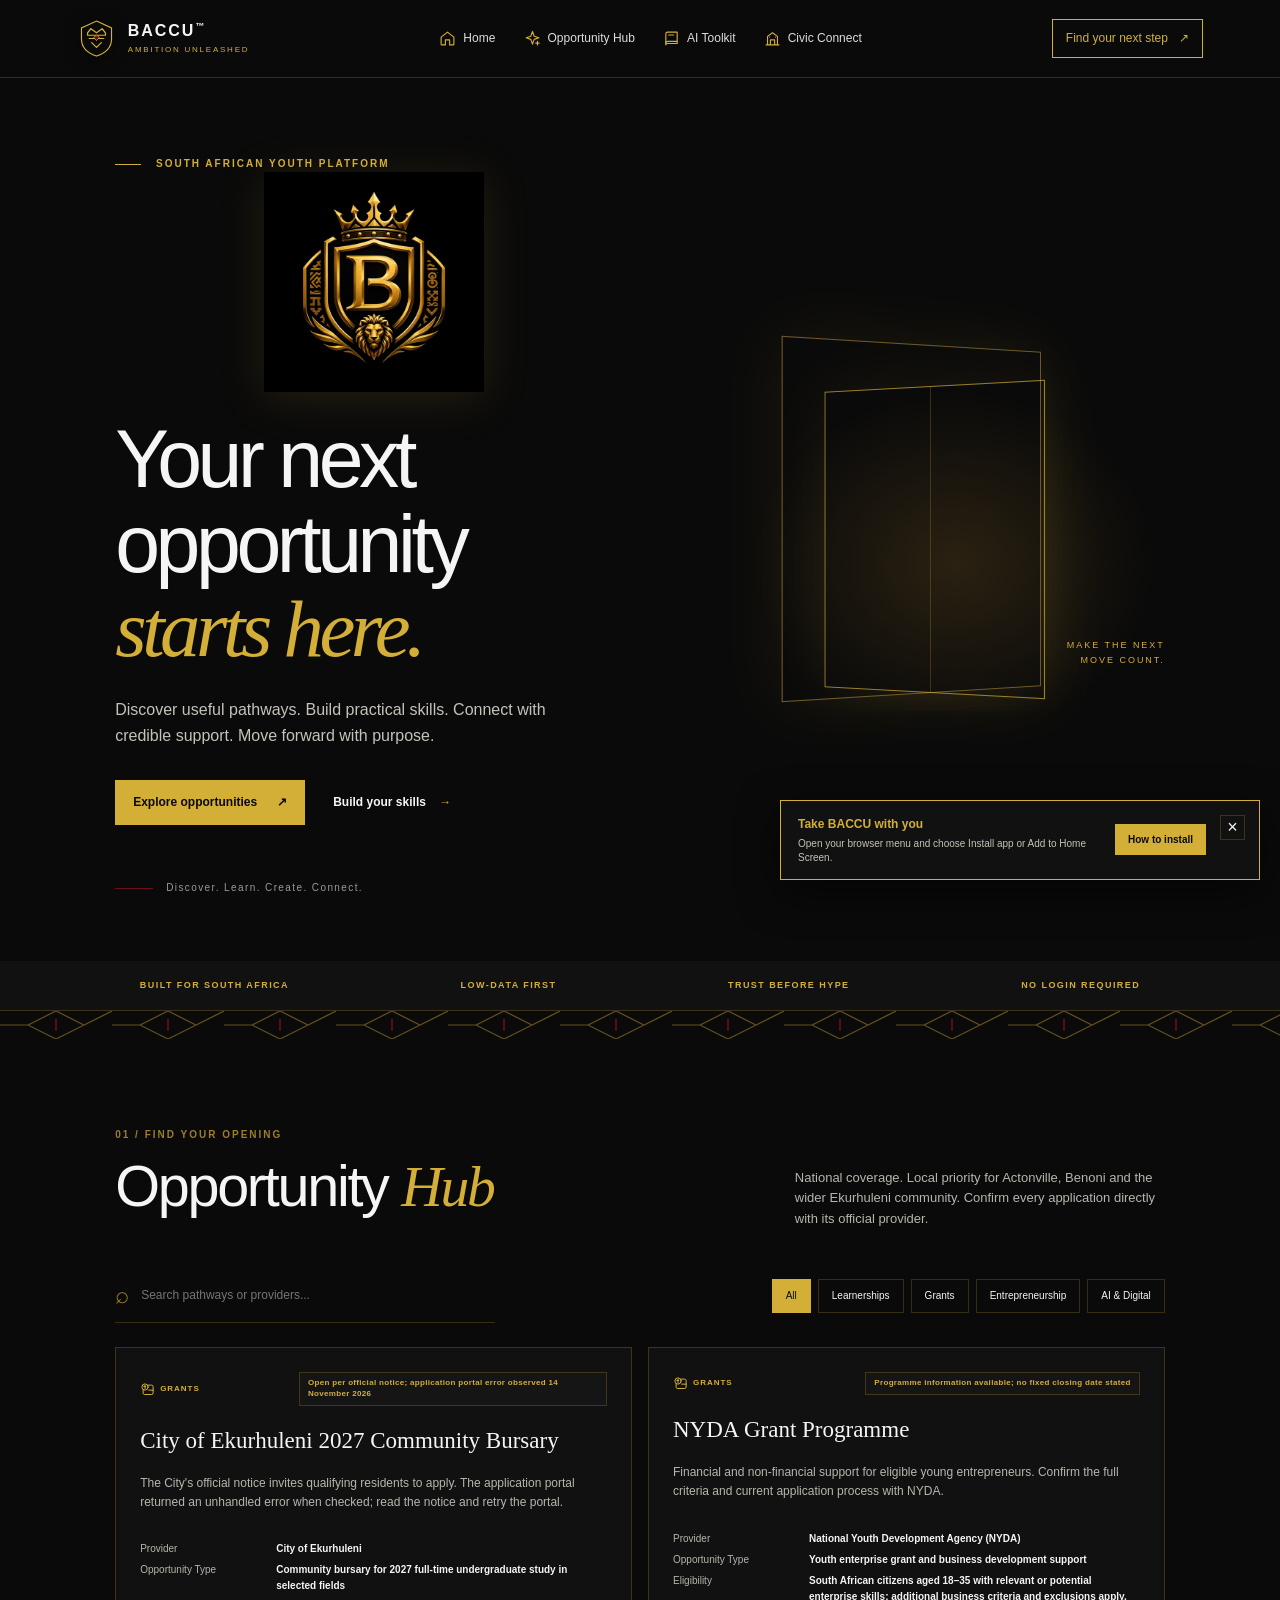
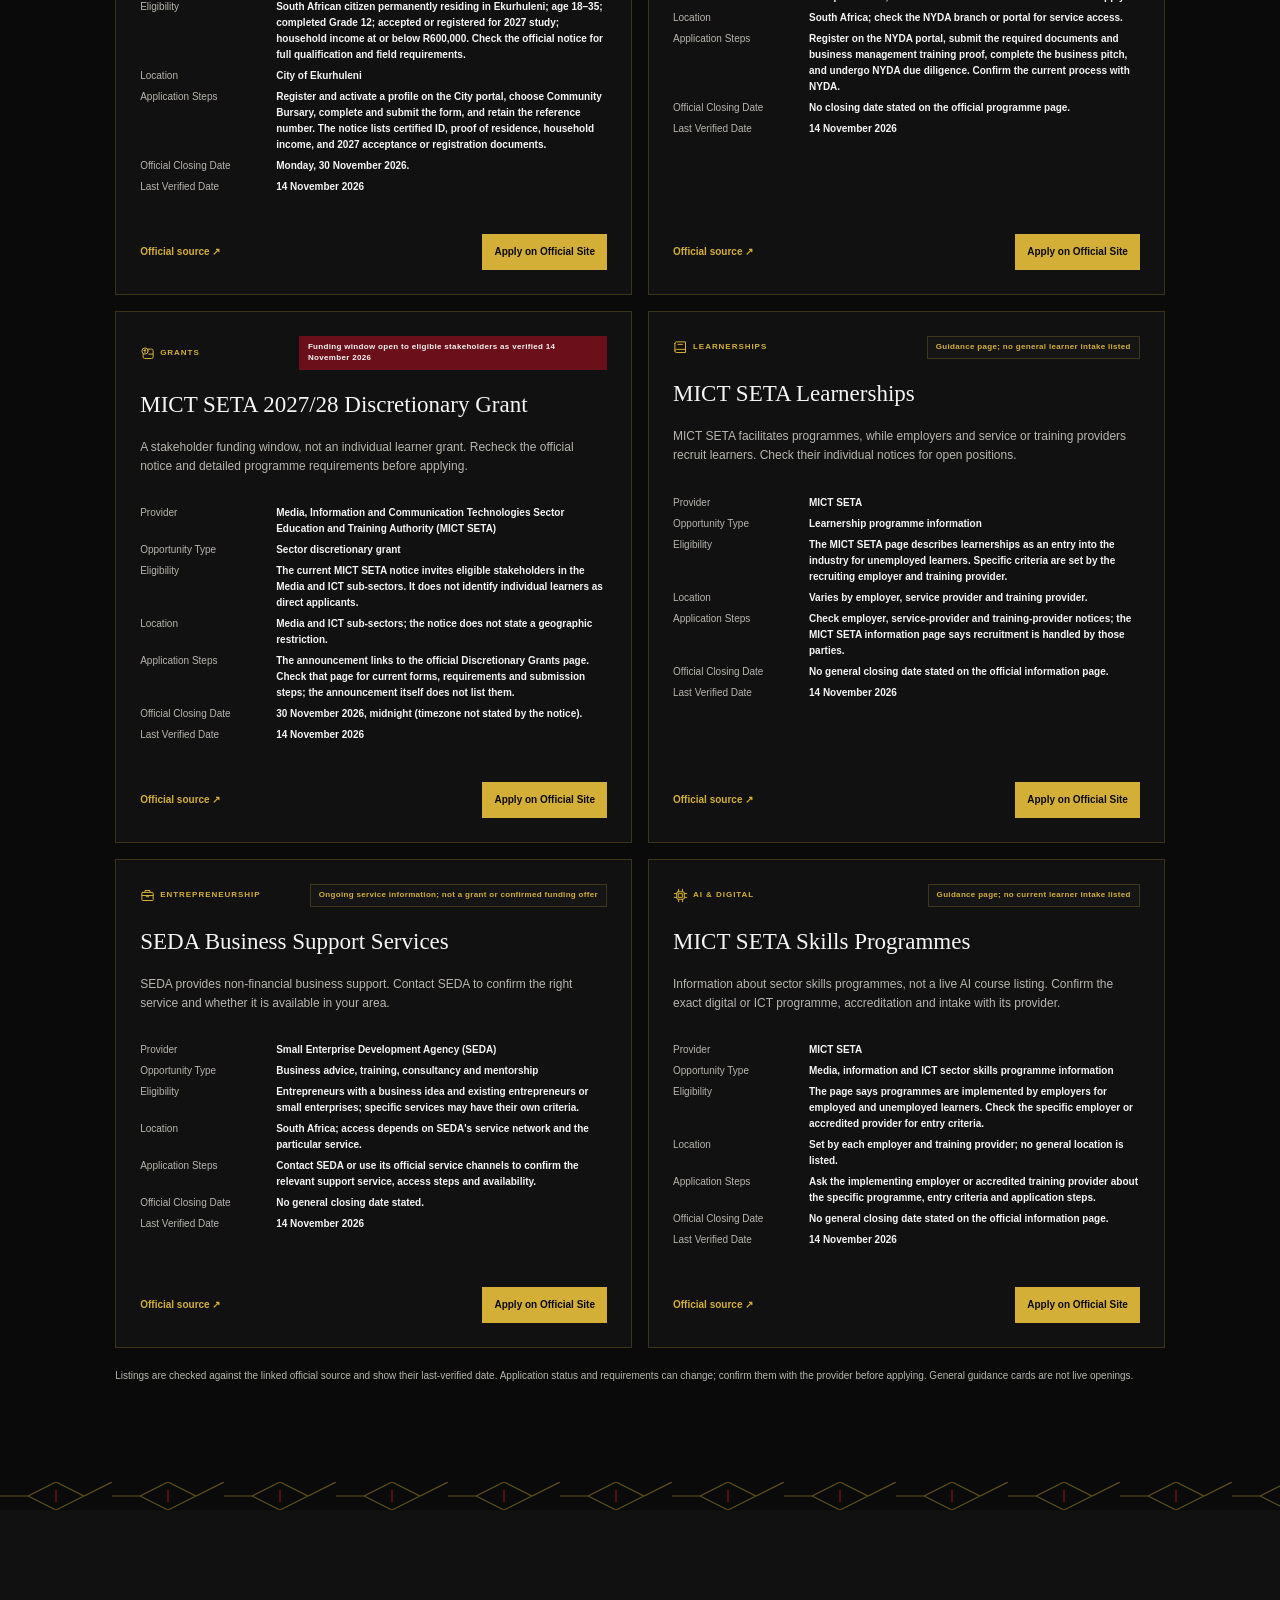
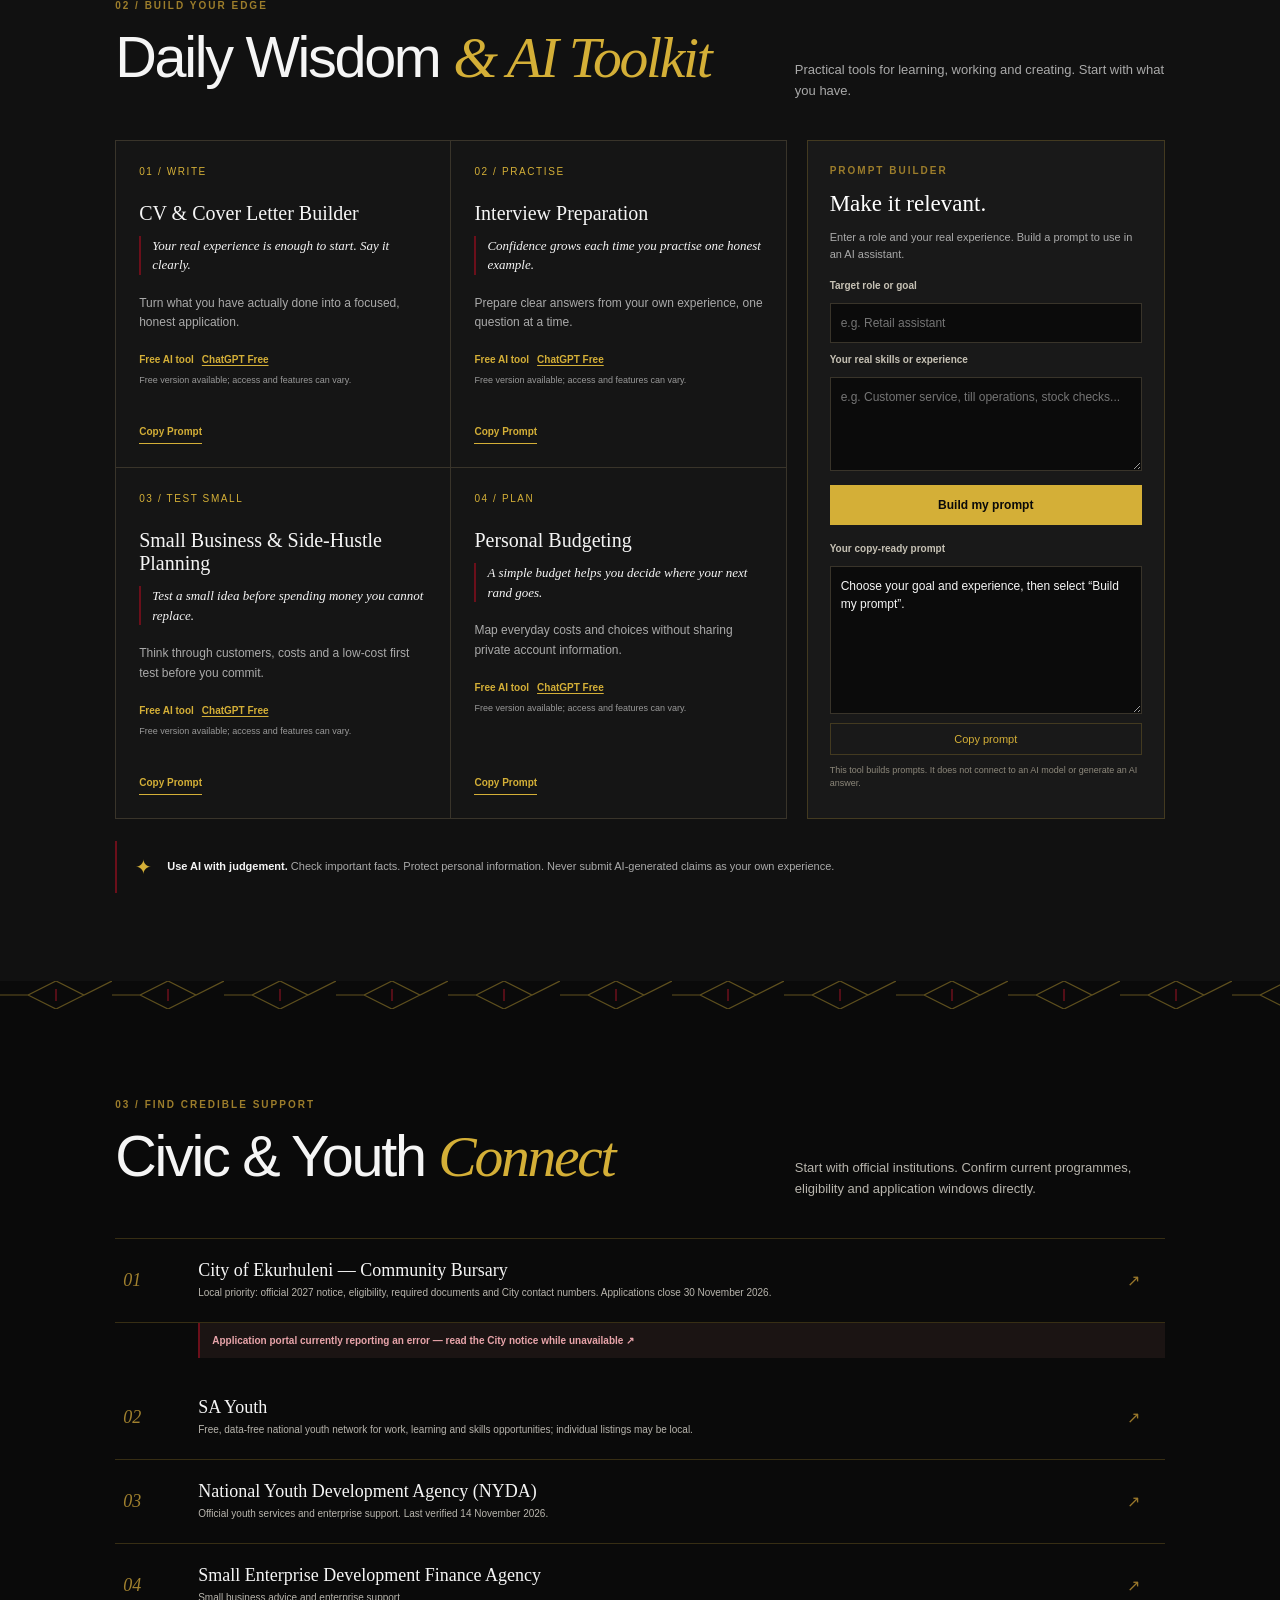
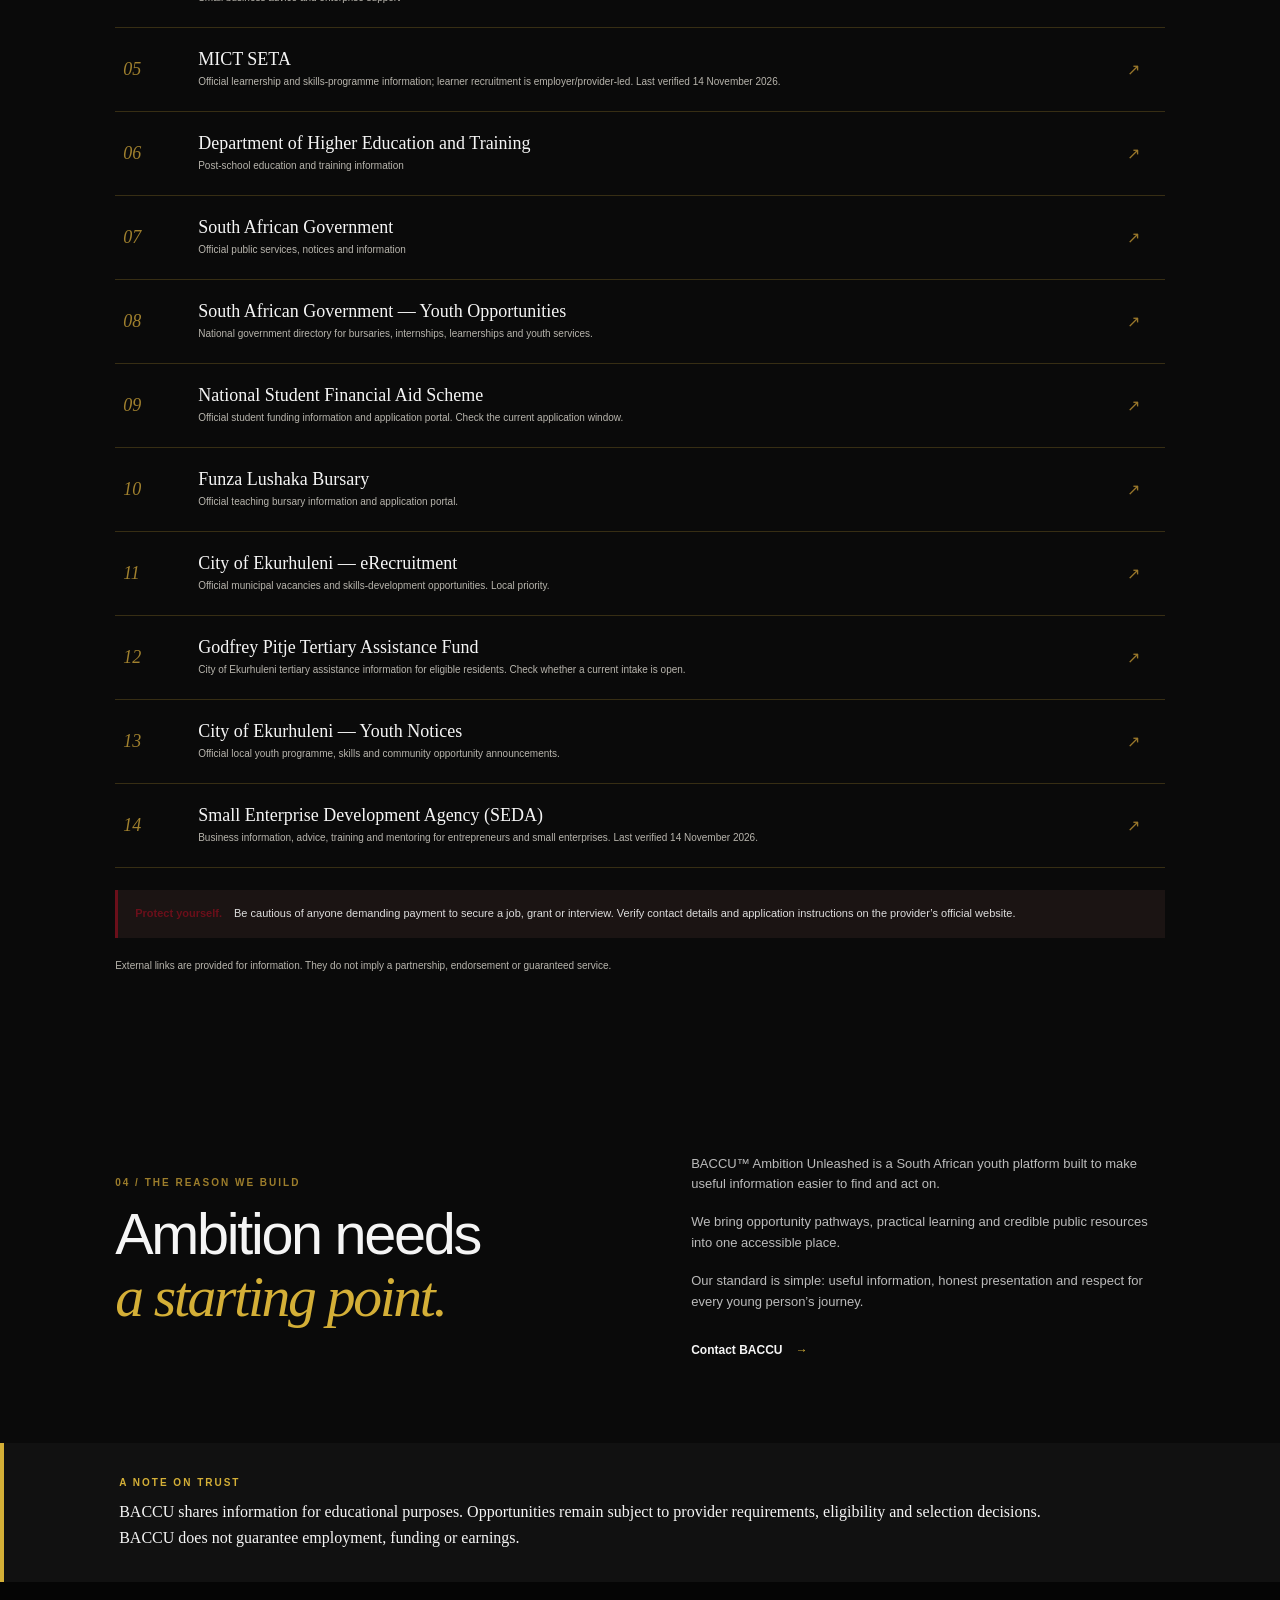
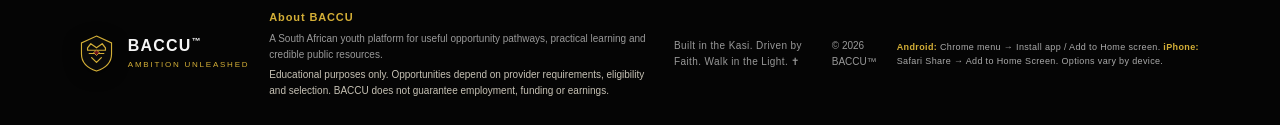
<file: index.html>
<!doctype html>
<html lang="en-ZA">
<head>
  <meta charset="utf-8">
  <meta name="viewport" content="width=device-width,initial-scale=1">
  <meta name="theme-color" content="#0A0A0A">
  <meta name="description" content="Discover credible opportunity pathways, build practical skills and connect with youth support in South Africa.">
  <meta name="color-scheme" content="dark">
  <link rel="manifest" href="manifest.json">
  <meta name="apple-mobile-web-app-capable" content="yes">
  <meta name="apple-mobile-web-app-status-bar-style" content="black">
  <link rel="icon" href="assets/icon.svg" type="image/svg+xml">
  <link rel="apple-touch-icon" href="assets/icon-192.png">
  <link rel="stylesheet" href="styles.css">
  <title>BACCU™ Ambition Unleashed — Your next opportunity starts here</title>
</head>
<body>
  <a class="skip-link" href="#main">Skip to content</a>
  <header class="site-header">
    <a class="brand" href="#home" aria-label="BACCU Ambition Unleashed home">
      <svg class="brand-emblem" viewBox="0 0 48 48" aria-hidden="true" focusable="false">
        <path class="emblem-shield" d="M24 2.5 42.5 11v13.6c0 9.8-7.1 17.2-18.5 21C12.6 41.8 5.5 34.4 5.5 24.6V11L24 2.5Z"/>
        <path class="emblem-crown" d="m13 17 4-5 7 5 7-5 4 5v3H13v-3Z"/>
        <path class="emblem-line" d="M15 24h18M18 29l6 6 6-6"/>
        <path class="emblem-gem" d="m24 19.5 3.5 3.5-3.5 3.5-3.5-3.5 3.5-3.5Z"/>
      </svg>
      <span class="brand-copy"><strong>BACCU<span>™</span></strong><small>AMBITION UNLEASHED</small></span>
    </a>
    <button class="menu-toggle" type="button" aria-expanded="false" aria-controls="primary-nav">Menu</button>
    <nav id="primary-nav" class="nav" aria-label="Main navigation">
      <a href="#home"><svg class="nav-icon" viewBox="0 0 24 24" aria-hidden="true"><path d="m3 10 9-7 9 7v10a1 1 0 0 1-1 1h-5v-7H9v7H4a1 1 0 0 1-1-1V10Z"/></svg><span>Home</span></a>
      <a href="#opportunities"><svg class="nav-icon" viewBox="0 0 24 24" aria-hidden="true"><path d="m12 2 2.4 6.8L21 11l-6.6 2.2L12 20l-2.4-6.8L3 11l6.6-2.2L12 2Z"/><path d="M19 16v5m-2.5-2.5h5"/></svg><span>Opportunity Hub</span></a>
      <a href="#toolkit"><svg class="nav-icon" viewBox="0 0 24 24" aria-hidden="true"><path d="M4 5.5A2.5 2.5 0 0 1 6.5 3H20v16H6.5A2.5 2.5 0 0 0 4 21V5.5Z"/><path d="M4 18.5A2.5 2.5 0 0 1 6.5 16H20M8 7h7"/></svg><span>AI Toolkit</span></a>
      <a href="#connect"><svg class="nav-icon" viewBox="0 0 24 24" aria-hidden="true"><path d="M3 21h18M5 21V9l7-5 7 5v12M9 21v-7h6v7M8 10h.01M16 10h.01"/></svg><span>Civic Connect</span></a>
    </nav>
    <a class="header-cta" href="#opportunities">Find your next step <span aria-hidden="true">↗</span></a>
  </header>

  <aside id="install-banner" class="install-banner" aria-label="Install BACCU" aria-live="polite" hidden>
    <div class="install-banner-copy">
      <strong>Take BACCU with you</strong>
      <p id="install-message">Install the app for quick access and offline use.</p>
    </div>
    <button id="install-app" class="install-action" type="button">Install App</button>
    <button id="dismiss-install" class="install-dismiss" type="button" aria-label="Dismiss install prompt">×</button>
  </aside>

  <main id="main">
    <section id="home" class="hero">
      <div class="hero-copy">
        <p class="eyebrow"><span></span> SOUTH AFRICAN YOUTH PLATFORM</p>
        <img class="hero-cover-art" src="assets/cover-art.webp" width="220" height="220" alt="BACCU Ambition Unleashed Royal Crest" fetchpriority="high">
        <h1>Your next opportunity<br><em>starts here.</em></h1>
        <p class="hero-lede">Discover useful pathways. Build practical skills. Connect with credible support. Move forward with purpose.</p>
        <div class="hero-actions">
          <a class="button button-gold" href="#opportunities">Explore opportunities <span aria-hidden="true">↗</span></a>
          <a class="text-link" href="#toolkit">Build your skills <span aria-hidden="true">→</span></a>
        </div>
        <div class="hero-note"><span class="note-line"></span><span>Discover. Learn. Create. Connect.</span></div>
      </div>
      <div class="hero-art" role="img" aria-label="Abstract golden doorway representing a path forward">
        <div class="door door-back"></div><div class="door door-front"></div>
        <p class="art-caption">MAKE THE NEXT<br>MOVE COUNT.</p>
      </div>
    </section>

    <div class="trust-strip" aria-label="Platform principles">
      <span>BUILT FOR SOUTH AFRICA</span><span>LOW-DATA FIRST</span><span>TRUST BEFORE HYPE</span><span>NO LOGIN REQUIRED</span>
    </div>

    <svg class="pattern-divider" viewBox="0 0 640 28" preserveAspectRatio="none" aria-hidden="true" focusable="false">
      <defs><pattern id="baccu-divider-opportunities" width="56" height="28" patternUnits="userSpaceOnUse"><path d="M0 14h14L28 0l14 14 14-14 M14 14l14 14 14-14" fill="none" stroke="#D4AF37" stroke-opacity=".42" stroke-width="1"/><path d="M28 8v12" stroke="#6B0F1A" stroke-opacity=".75" stroke-width="1"/></pattern></defs>
      <rect width="640" height="28" fill="url(#baccu-divider-opportunities)"/>
    </svg>

    <section id="opportunities" class="section">
      <div class="section-heading">
        <div><p class="eyebrow">01 / FIND YOUR OPENING</p><h2>Opportunity <em>Hub</em></h2></div>
        <p>National coverage. Local priority for Actonville, Benoni and the wider Ekurhuleni community. Confirm every application directly with its official provider.</p>
      </div>
      <div class="filter-row">
        <label class="search-box"><span aria-hidden="true">⌕</span><span class="sr-only">Search pathways</span><input id="opportunity-search" type="search" placeholder="Search pathways or providers..." autocomplete="off"></label>
        <div class="filter-buttons" role="group" aria-label="Filter opportunity pathways">
          <button class="filter active" type="button" data-filter="all" aria-pressed="true">All</button>
          <button class="filter" type="button" data-filter="learnerships" aria-pressed="false">Learnerships</button>
          <button class="filter" type="button" data-filter="grants" aria-pressed="false">Grants</button>
          <button class="filter" type="button" data-filter="entrepreneurship" aria-pressed="false">Entrepreneurship</button>
          <button class="filter" type="button" data-filter="ai-digital" aria-pressed="false">AI &amp; Digital</button>
        </div>
      </div>
      <div id="opportunity-grid" class="card-grid" aria-live="polite"></div>
      <p id="opportunity-loading" class="empty-state">Loading verified pathways…</p>
      <p id="no-results" class="empty-state" hidden>No pathways match your search. Try another term or choose a different category.</p>
      <p class="section-footnote">Listings are checked against the linked official source and show their last-verified date. Application status and requirements can change; confirm them with the provider before applying. General guidance cards are not live openings.</p>
    </section>

    <svg class="pattern-divider" viewBox="0 0 640 28" preserveAspectRatio="none" aria-hidden="true" focusable="false">
      <defs><pattern id="baccu-divider-toolkit" width="56" height="28" patternUnits="userSpaceOnUse"><path d="M0 14h14L28 0l14 14 14-14 M14 14l14 14 14-14" fill="none" stroke="#D4AF37" stroke-opacity=".42" stroke-width="1"/><path d="M28 8v12" stroke="#6B0F1A" stroke-opacity=".75" stroke-width="1"/></pattern></defs>
      <rect width="640" height="28" fill="url(#baccu-divider-toolkit)"/>
    </svg>

    <section id="toolkit" class="section section-dark">
      <div class="section-heading">
        <div><p class="eyebrow">02 / BUILD YOUR EDGE</p><h2>Daily Wisdom <em>&amp; AI Toolkit</em></h2></div>
        <p>Practical tools for learning, working and creating. Start with what you have.</p>
      </div>
      <div class="toolkit-layout">
        <div class="toolkit-grid">
          <article class="tool-card">
            <span class="tool-number">01 / WRITE</span>
            <h3>CV &amp; Cover Letter Builder</h3>
            <p class="wisdom-note">Your real experience is enough to start. Say it clearly.</p>
            <p>Turn what you have actually done into a focused, honest application.</p>
            <p class="tool-recommendation"><span>Free AI tool</span><a href="https://chatgpt.com/pricing/" target="_blank" rel="noopener noreferrer">ChatGPT Free</a><small>Free version available; access and features can vary.</small></p>
            <button class="prompt-button" type="button" data-prompt="Act as a South African CV and cover-letter coach. Help me apply for [role]. Ask me for the job advert and my real education, skills, work, volunteer, and project experience. Draft concise CV bullets and a tailored cover letter in clear South African English. Never invent experience, dates, qualifications, employers, references, or results; mark missing details [ADD]. Do not include an ID number, bank details, or full home address.">Copy Prompt</button>
          </article>
          <article class="tool-card">
            <span class="tool-number">02 / PRACTISE</span>
            <h3>Interview Preparation</h3>
            <p class="wisdom-note">Confidence grows each time you practise one honest example.</p>
            <p>Prepare clear answers from your own experience, one question at a time.</p>
            <p class="tool-recommendation"><span>Free AI tool</span><a href="https://chatgpt.com/pricing/" target="_blank" rel="noopener noreferrer">ChatGPT Free</a><small>Free version available; access and features can vary.</small></p>
            <button class="prompt-button" type="button" data-prompt="Act as a supportive interview coach for a young South African applicant. Use this role and advert: [PASTE]. Ask one realistic question at a time, let me answer, then help me make the answer clearer with the STAR structure. Use only my real examples; do not invent achievements. Include practical online or in-person interview tips and questions I can ask the employer.">Copy Prompt</button>
          </article>
          <article class="tool-card">
            <span class="tool-number">03 / TEST SMALL</span>
            <h3>Small Business &amp; Side-Hustle Planning</h3>
            <p class="wisdom-note">Test a small idea before spending money you cannot replace.</p>
            <p>Think through customers, costs and a low-cost first test before you commit.</p>
            <p class="tool-recommendation"><span>Free AI tool</span><a href="https://chatgpt.com/pricing/" target="_blank" rel="noopener noreferrer">ChatGPT Free</a><small>Free version available; access and features can vary.</small></p>
            <button class="prompt-button" type="button" data-prompt="Help me plan a small business or side-hustle in South Africa. Ask me about my skills, area, available time, and the maximum amount I can afford to risk. Identify a customer problem, simple offer, low-cost test, startup and monthly costs, price options, and any permits or rules I should verify. Clearly separate facts from assumptions; do not promise sales, funding, or profit. Flag anything I should confirm with SARS or my municipality.">Copy Prompt</button>
          </article>
          <article class="tool-card">
            <span class="tool-number">04 / PLAN</span>
            <h3>Personal Budgeting</h3>
            <p class="wisdom-note">A simple budget helps you decide where your next rand goes.</p>
            <p>Map everyday costs and choices without sharing private account information.</p>
            <p class="tool-recommendation"><span>Free AI tool</span><a href="https://chatgpt.com/pricing/" target="_blank" rel="noopener noreferrer">ChatGPT Free</a><small>Free version available; access and features can vary.</small></p>
            <button class="prompt-button" type="button" data-prompt="Help me build a simple monthly budget in South African rand. Ask for my income and monthly costs by category: transport, food, airtime/data, housing, family support, debt, and savings. Use estimates or ranges only; do not ask for account numbers, passwords, PINs, or ID numbers. Show a needs/wants/savings view, point out any shortfall, and suggest small realistic adjustments without judging me or recommending investments.">Copy Prompt</button>
          </article>
        </div>
        <aside class="prompt-builder" aria-labelledby="builder-title">
          <p class="eyebrow">PROMPT BUILDER</p><h3 id="builder-title">Make it relevant.</h3>
          <p>Enter a role and your real experience. Build a prompt to use in an AI assistant.</p>
          <label for="prompt-role">Target role or goal</label><input id="prompt-role" type="text" maxlength="100" placeholder="e.g. Retail assistant">
          <label for="prompt-experience">Your real skills or experience</label><textarea id="prompt-experience" rows="4" maxlength="600" placeholder="e.g. Customer service, till operations, stock checks..."></textarea>
          <button id="build-prompt" class="button button-gold button-full" type="button">Build my prompt</button>
          <label for="generated-prompt">Your copy-ready prompt</label><textarea id="generated-prompt" rows="7" readonly aria-live="polite">Choose your goal and experience, then select “Build my prompt”.</textarea>
          <button id="copy-built-prompt" class="copy-secondary" type="button">Copy prompt</button>
          <p class="micro-note">This tool builds prompts. It does not connect to an AI model or generate an AI answer.</p>
        </aside>
      </div>
      <div class="toolkit-note"><span aria-hidden="true">✦</span><p><strong>Use AI with judgement.</strong> Check important facts. Protect personal information. Never submit AI-generated claims as your own experience.</p></div>
    </section>

    <svg class="pattern-divider" viewBox="0 0 640 28" preserveAspectRatio="none" aria-hidden="true" focusable="false">
      <defs><pattern id="baccu-divider-connect" width="56" height="28" patternUnits="userSpaceOnUse"><path d="M0 14h14L28 0l14 14 14-14 M14 14l14 14 14-14" fill="none" stroke="#D4AF37" stroke-opacity=".42" stroke-width="1"/><path d="M28 8v12" stroke="#6B0F1A" stroke-opacity=".75" stroke-width="1"/></pattern></defs>
      <rect width="640" height="28" fill="url(#baccu-divider-connect)"/>
    </svg>

    <section id="connect" class="section">
      <div class="section-heading">
        <div><p class="eyebrow">03 / FIND CREDIBLE SUPPORT</p><h2>Civic &amp; Youth <em>Connect</em></h2></div>
        <p>Start with official institutions. Confirm current programmes, eligibility and application windows directly.</p>
      </div>
      <div class="resource-list">
        <a class="resource" href="https://www.ekurhuleni.gov.za/campaigns/applications-for-the-2027-community-bursary-programme-now-open/" target="_blank" rel="noopener noreferrer"><span class="resource-index">01</span><span><strong>City of Ekurhuleni — Community Bursary</strong><small>Local priority: official 2027 notice, eligibility, required documents and City contact numbers. Applications close 30 November 2026.</small></span><span class="resource-out" aria-hidden="true">↗</span></a><a class="resource-action" href="https://bursaries.ekurhuleni.gov.za/" target="_blank" rel="noopener noreferrer">Application portal currently reporting an error — read the City notice while unavailable ↗</a>
        <a class="resource" href="https://sayouth.mobi/" target="_blank" rel="noopener noreferrer"><span class="resource-index">02</span><span><strong>SA Youth</strong><small>Free, data-free national youth network for work, learning and skills opportunities; individual listings may be local.</small></span><span class="resource-out" aria-hidden="true">↗</span></a>
        <a class="resource" href="https://www.nyda.gov.za/" target="_blank" rel="noopener noreferrer"><span class="resource-index">03</span><span><strong>National Youth Development Agency (NYDA)</strong><small>Official youth services and enterprise support. Last verified 14 November 2026.</small></span><span class="resource-out" aria-hidden="true">↗</span></a>
        <a class="resource" href="https://www.sedfa.org.za/" target="_blank" rel="noopener noreferrer"><span class="resource-index">04</span><span><strong>Small Enterprise Development Finance Agency</strong><small>Small business advice and enterprise support</small></span><span class="resource-out" aria-hidden="true">↗</span></a>
        <a class="resource" href="https://mict.org.za/" target="_blank" rel="noopener noreferrer"><span class="resource-index">05</span><span><strong>MICT SETA</strong><small>Official learnership and skills-programme information; learner recruitment is employer/provider-led. Last verified 14 November 2026.</small></span><span class="resource-out" aria-hidden="true">↗</span></a>
        <a class="resource" href="https://www.dhet.gov.za/" target="_blank" rel="noopener noreferrer"><span class="resource-index">06</span><span><strong>Department of Higher Education and Training</strong><small>Post-school education and training information</small></span><span class="resource-out" aria-hidden="true">↗</span></a>
        <a class="resource" href="https://www.gov.za/" target="_blank" rel="noopener noreferrer"><span class="resource-index">07</span><span><strong>South African Government</strong><small>Official public services, notices and information</small></span><span class="resource-out" aria-hidden="true">↗</span></a>
        <a class="resource" href="https://www.gov.za/issues/government-and-opportunities-youth" target="_blank" rel="noopener noreferrer"><span class="resource-index">08</span><span><strong>South African Government — Youth Opportunities</strong><small>National government directory for bursaries, internships, learnerships and youth services.</small></span><span class="resource-out" aria-hidden="true">↗</span></a>
        <a class="resource" href="https://www.nsfas.org.za/" target="_blank" rel="noopener noreferrer"><span class="resource-index">09</span><span><strong>National Student Financial Aid Scheme</strong><small>Official student funding information and application portal. Check the current application window.</small></span><span class="resource-out" aria-hidden="true">↗</span></a>
        <a class="resource" href="https://www.funzalushaka.doe.gov.za/" target="_blank" rel="noopener noreferrer"><span class="resource-index">10</span><span><strong>Funza Lushaka Bursary</strong><small>Official teaching bursary information and application portal.</small></span><span class="resource-out" aria-hidden="true">↗</span></a>
        <a class="resource" href="https://rems.ekurhuleni.gov.za/eRecruitment/" target="_blank" rel="noopener noreferrer"><span class="resource-index">11</span><span><strong>City of Ekurhuleni — eRecruitment</strong><small>Official municipal vacancies and skills-development opportunities. Local priority.</small></span><span class="resource-out" aria-hidden="true">↗</span></a>
        <a class="resource" href="https://gptaf.ekurhuleni.gov.za/" target="_blank" rel="noopener noreferrer"><span class="resource-index">12</span><span><strong>Godfrey Pitje Tertiary Assistance Fund</strong><small>City of Ekurhuleni tertiary assistance information for eligible residents. Check whether a current intake is open.</small></span><span class="resource-out" aria-hidden="true">↗</span></a>
        <a class="resource" href="https://www.ekurhuleni.gov.za/category/press-releases/youth/" target="_blank" rel="noopener noreferrer"><span class="resource-index">13</span><span><strong>City of Ekurhuleni — Youth Notices</strong><small>Official local youth programme, skills and community opportunity announcements.</small></span><span class="resource-out" aria-hidden="true">↗</span></a>
        <a class="resource" href="https://www.seda.org.za/" target="_blank" rel="noopener noreferrer"><span class="resource-index">14</span><span><strong>Small Enterprise Development Agency (SEDA)</strong><small>Business information, advice, training and mentoring for entrepreneurs and small enterprises. Last verified 14 November 2026.</small></span><span class="resource-out" aria-hidden="true">↗</span></a>
      </div>
      <div class="safety-note"><strong>Protect yourself.</strong><span>Be cautious of anyone demanding payment to secure a job, grant or interview. Verify contact details and application instructions on the provider’s official website.</span></div>
      <p class="section-footnote">External links are provided for information. They do not imply a partnership, endorsement or guaranteed service.</p>
    </section>

    <section id="about" class="about-section">
      <div><p class="eyebrow">04 / THE REASON WE BUILD</p><h2>Ambition needs<br><em>a starting point.</em></h2></div>
      <div class="about-copy"><p>BACCU™ Ambition Unleashed is a South African youth platform built to make useful information easier to find and act on.</p><p>We bring opportunity pathways, practical learning and credible public resources into one accessible place.</p><p>Our standard is simple: useful information, honest presentation and respect for every young person’s journey.</p><a class="text-link" href="mailto:baccu.global@gmail.com">Contact BACCU <span aria-hidden="true">→</span></a></div>
    </section>

    <section class="disclaimer">
      <p class="eyebrow">A NOTE ON TRUST</p>
      <p>BACCU shares information for educational purposes. Opportunities remain subject to provider requirements, eligibility and selection decisions. BACCU does not guarantee employment, funding or earnings.</p>
    </section>
  </main>

  <footer class="footer">
    <a class="brand" href="#home"><svg class="brand-emblem" viewBox="0 0 48 48" aria-hidden="true" focusable="false">
        <path class="emblem-shield" d="M24 2.5 42.5 11v13.6c0 9.8-7.1 17.2-18.5 21C12.6 41.8 5.5 34.4 5.5 24.6V11L24 2.5Z"/>
        <path class="emblem-crown" d="m13 17 4-5 7 5 7-5 4 5v3H13v-3Z"/>
        <path class="emblem-line" d="M15 24h18M18 29l6 6 6-6"/>
        <path class="emblem-gem" d="m24 19.5 3.5 3.5-3.5 3.5-3.5-3.5 3.5-3.5Z"/>
      </svg><span class="brand-copy"><strong>BACCU<span>™</span></strong><small>AMBITION UNLEASHED</small></span></a>
    <div class="footer-about"><strong>About BACCU</strong><p>A South African youth platform for useful opportunity pathways, practical learning and credible public resources.</p><p class="footer-disclaimer">Educational purposes only. Opportunities depend on provider requirements, eligibility and selection. BACCU does not guarantee employment, funding or earnings.</p></div>
    <p>Built in the Kasi. Driven by Faith. Walk in the Light. ✝</p>
    <div class="footer-tools"><span>© <span id="year"></span> BACCU™</span></div><p class="install-help"><strong>Android:</strong> Chrome menu → Install app / Add to Home screen. <strong>iPhone:</strong> Safari Share → Add to Home Screen. Options vary by device.</p>
  </footer>
  <div id="toast" class="toast" role="status" aria-live="polite"></div>
  <script src="app.js" defer></script>
</body>
</html>
</file>
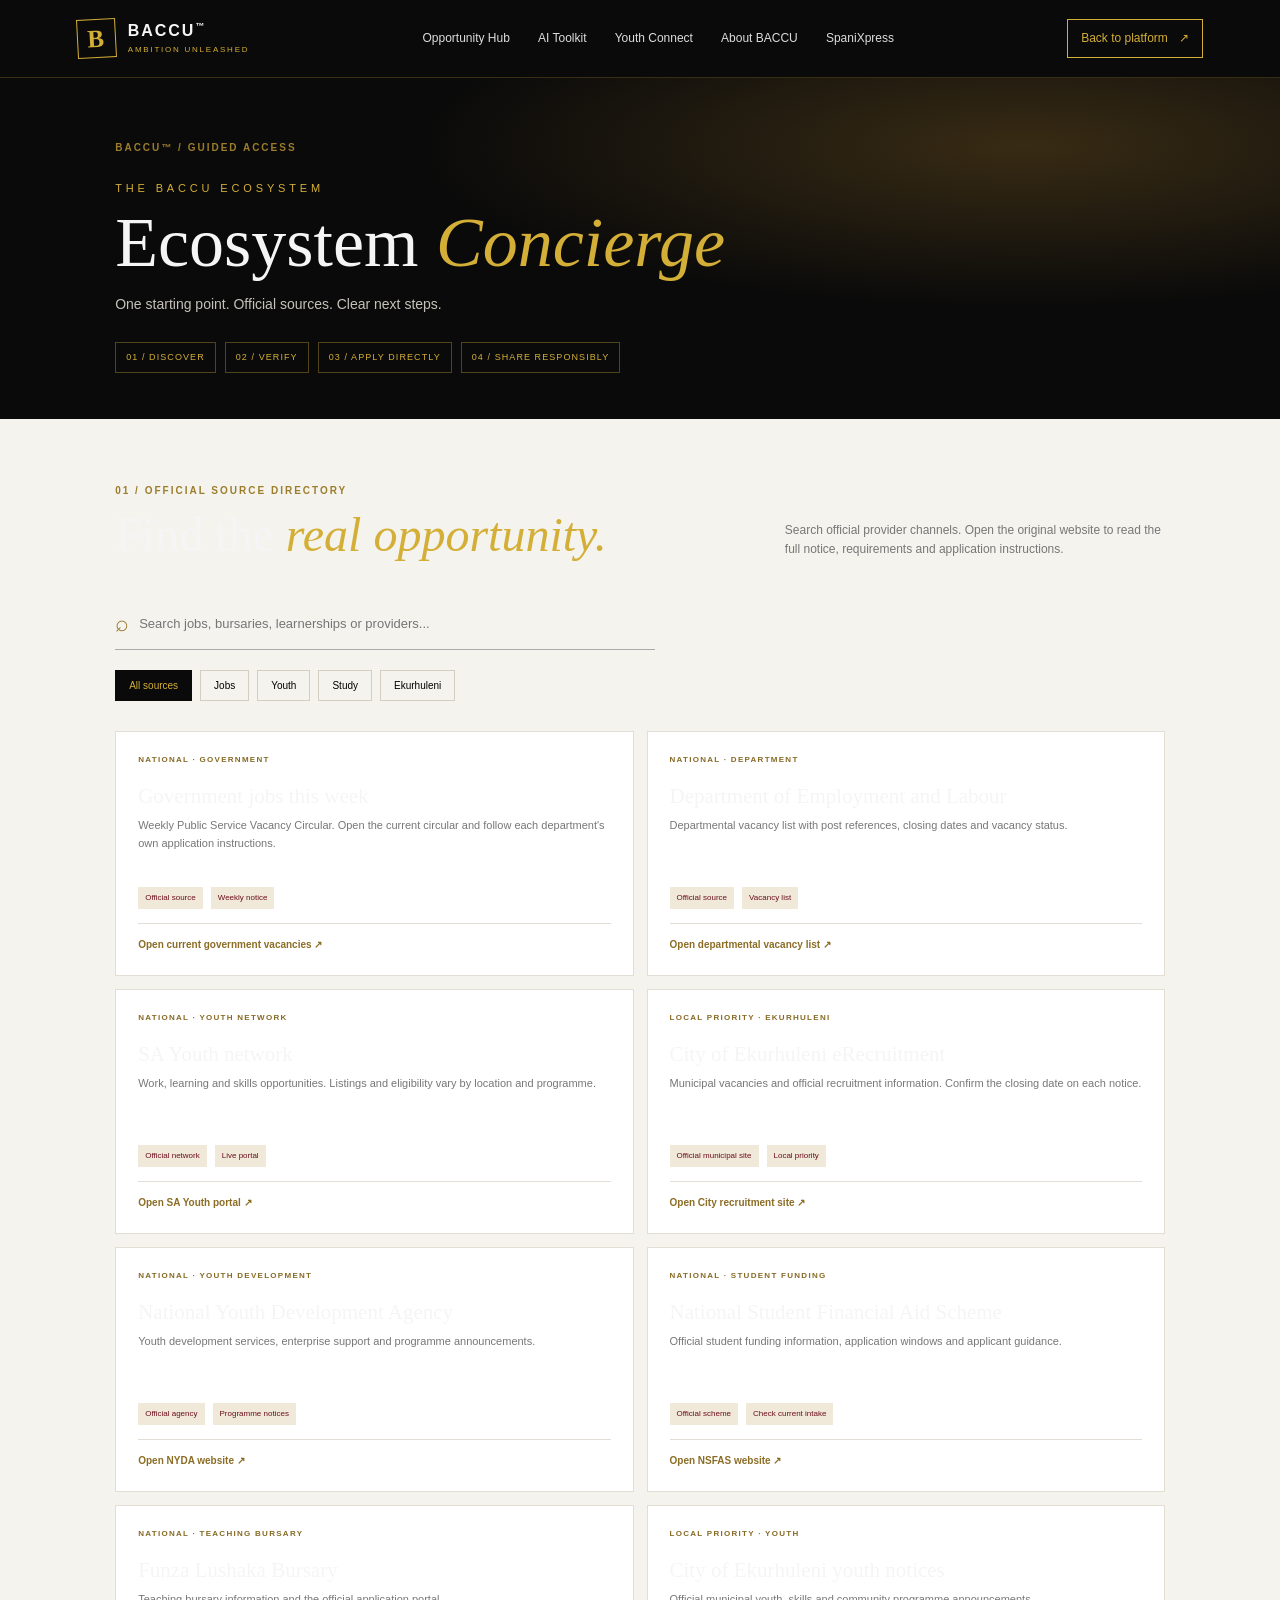
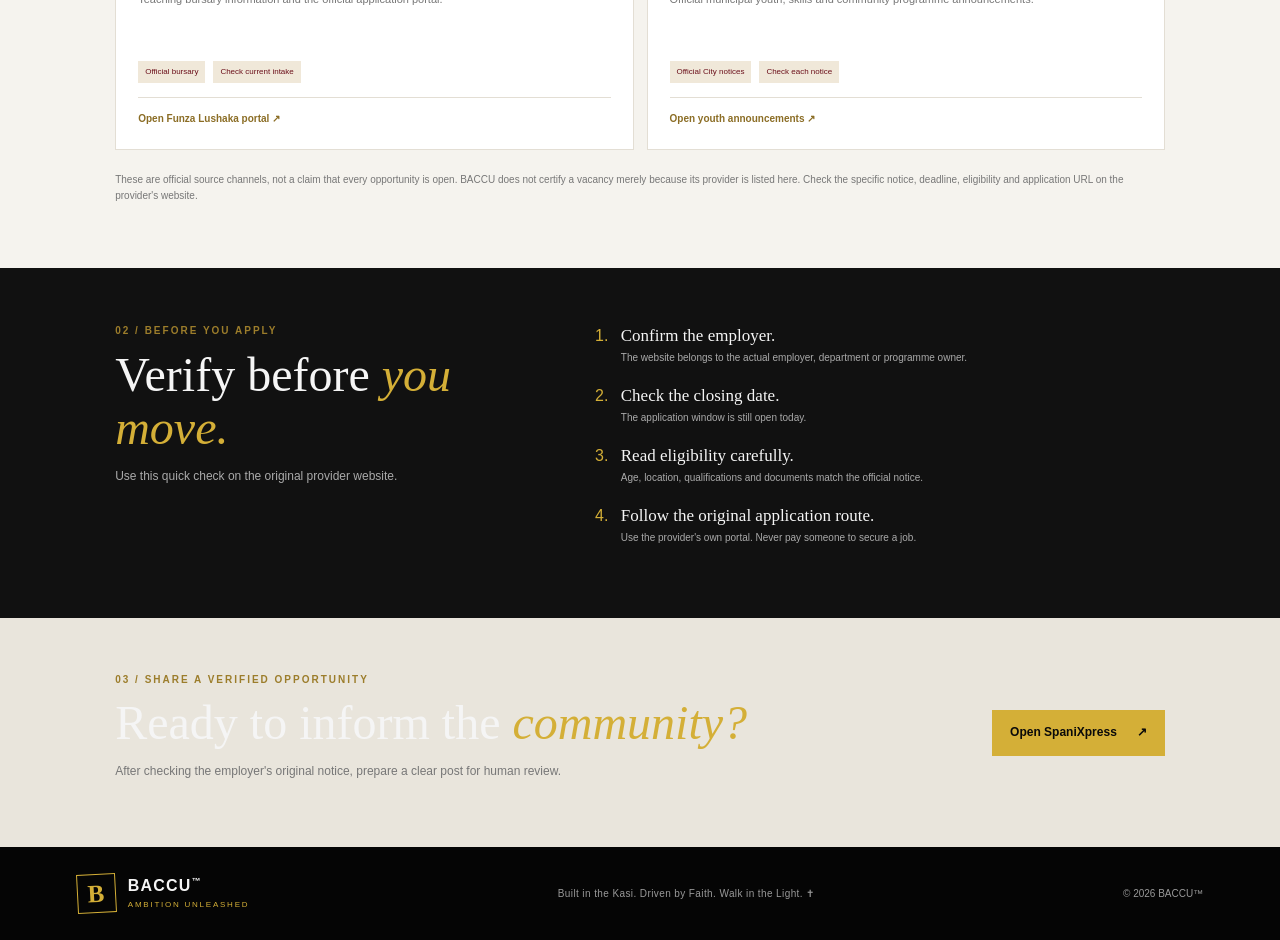
<file: concierge.html>
<!doctype html>
<html lang="en-ZA">
<head>
  <meta charset="utf-8">
  <meta name="viewport" content="width=device-width,initial-scale=1">
  <meta name="theme-color" content="#0A0A0A">
  <meta name="description" content="BACCU Ecosystem Concierge: discover official South African opportunity sources and continue directly to provider websites.">
  <link rel="manifest" href="manifest.webmanifest">
  <link rel="icon" href="assets/icon.svg" type="image/svg+xml">
  <link rel="stylesheet" href="styles.css">
  <link rel="stylesheet" href="concierge.css">
  <title>BACCU Ecosystem Concierge — Ambition Unleashed</title>
</head>
<body>
  <a class="skip-link" href="#main">Skip to content</a>
  <header class="site-header">
    <a class="brand" href="index.html" aria-label="BACCU Ambition Unleashed home"><span class="brand-mark" aria-hidden="true">B</span><span class="brand-copy"><strong>BACCU<span>™</span></strong><small>AMBITION UNLEASHED</small></span></a>
    <button class="menu-toggle" type="button" aria-expanded="false" aria-controls="primary-nav">Menu</button>
    <nav id="primary-nav" class="nav" aria-label="Main navigation">
      <a href="index.html#opportunities">Opportunity Hub</a>
      <a href="index.html#toolkit">AI Toolkit</a>
      <a href="index.html#connect">Youth Connect</a>
      <a href="index.html#about">About BACCU</a>
      <a href="spanixpress.html">SpaniXpress</a>
    </nav>
    <a class="header-cta" href="index.html">Back to platform <span aria-hidden="true">↗</span></a>
  </header>
  <main id="main" class="concierge-page">
    <section class="concierge-hero">
      <p class="eyebrow">BACCU™ / GUIDED ACCESS</p>
      <p class="concierge-kicker">THE BACCU ECOSYSTEM</p>
      <h1>Ecosystem <em>Concierge</em></h1>
      <p>One starting point. Official sources. Clear next steps.</p>
      <div class="concierge-promise"><span>01 / DISCOVER</span><span>02 / VERIFY</span><span>03 / APPLY DIRECTLY</span><span>04 / SHARE RESPONSIBLY</span></div>
    </section>
    <section class="concierge-section" aria-labelledby="source-title">
      <div class="concierge-heading">
        <div><p class="eyebrow">01 / OFFICIAL SOURCE DIRECTORY</p><h2 id="source-title">Find the <em>real opportunity.</em></h2></div>
        <p>Search official provider channels. Open the original website to read the full notice, requirements and application instructions.</p>
      </div>
      <label class="concierge-search"><span aria-hidden="true">⌕</span><span class="sr-only">Search official sources</span><input id="source-search" type="search" placeholder="Search jobs, bursaries, learnerships or providers..." autocomplete="off"></label>
      <div class="concierge-filters" role="group" aria-label="Filter official sources">
        <button class="source-filter active" type="button" data-source-filter="all" aria-pressed="true">All sources</button>
        <button class="source-filter" type="button" data-source-filter="jobs" aria-pressed="false">Jobs</button>
        <button class="source-filter" type="button" data-source-filter="youth" aria-pressed="false">Youth</button>
        <button class="source-filter" type="button" data-source-filter="study" aria-pressed="false">Study</button>
        <button class="source-filter" type="button" data-source-filter="local" aria-pressed="false">Ekurhuleni</button>
      </div>
      <div id="source-grid" class="source-grid">
        <article class="source-card" data-categories="jobs youth" data-provider="South African Government">
          <span class="source-type">NATIONAL · GOVERNMENT</span><h3>Government jobs this week</h3>
          <p>Weekly Public Service Vacancy Circular. Open the current circular and follow each department's own application instructions.</p>
          <div class="source-meta"><span>Official source</span><span>Weekly notice</span></div>
          <a href="https://www.gov.za/government-jobs-week" target="_blank" rel="noopener noreferrer">Open current government vacancies ↗</a>
        </article>
        <article class="source-card" data-categories="jobs" data-provider="Department of Employment and Labour">
          <span class="source-type">NATIONAL · DEPARTMENT</span><h3>Department of Employment and Labour</h3>
          <p>Departmental vacancy list with post references, closing dates and vacancy status.</p>
          <div class="source-meta"><span>Official source</span><span>Vacancy list</span></div>
          <a href="https://www.labour.gov.za/Vacancies/Pages/Vacancies-List.aspx" target="_blank" rel="noopener noreferrer">Open departmental vacancy list ↗</a>
        </article>
        <article class="source-card" data-categories="jobs youth" data-provider="SA Youth" data-keywords="learnership learnerships">
          <span class="source-type">NATIONAL · YOUTH NETWORK</span><h3>SA Youth network</h3>
          <p>Work, learning and skills opportunities. Listings and eligibility vary by location and programme.</p>
          <div class="source-meta"><span>Official network</span><span>Live portal</span></div>
          <a href="https://sayouth.mobi/" target="_blank" rel="noopener noreferrer">Open SA Youth portal ↗</a>
        </article>
        <article class="source-card" data-categories="jobs local" data-provider="City of Ekurhuleni">
          <span class="source-type">LOCAL PRIORITY · EKURHULENI</span><h3>City of Ekurhuleni eRecruitment</h3>
          <p>Municipal vacancies and official recruitment information. Confirm the closing date on each notice.</p>
          <div class="source-meta"><span>Official municipal site</span><span>Local priority</span></div>
          <a href="https://rems.ekurhuleni.gov.za/eRecruitment/" target="_blank" rel="noopener noreferrer">Open City recruitment site ↗</a>
        </article>
        <article class="source-card" data-categories="youth" data-provider="National Youth Development Agency">
          <span class="source-type">NATIONAL · YOUTH DEVELOPMENT</span><h3>National Youth Development Agency</h3>
          <p>Youth development services, enterprise support and programme announcements.</p>
          <div class="source-meta"><span>Official agency</span><span>Programme notices</span></div>
          <a href="https://www.nyda.gov.za/" target="_blank" rel="noopener noreferrer">Open NYDA website ↗</a>
        </article>
        <article class="source-card" data-categories="study youth" data-provider="NSFAS" data-keywords="bursary bursaries">
          <span class="source-type">NATIONAL · STUDENT FUNDING</span><h3>National Student Financial Aid Scheme</h3>
          <p>Official student funding information, application windows and applicant guidance.</p>
          <div class="source-meta"><span>Official scheme</span><span>Check current intake</span></div>
          <a href="https://www.nsfas.org.za/" target="_blank" rel="noopener noreferrer">Open NSFAS website ↗</a>
        </article>
        <article class="source-card" data-categories="study" data-provider="Funza Lushaka" data-keywords="bursaries">
          <span class="source-type">NATIONAL · TEACHING BURSARY</span><h3>Funza Lushaka Bursary</h3>
          <p>Teaching bursary information and the official application portal.</p>
          <div class="source-meta"><span>Official bursary</span><span>Check current intake</span></div>
          <a href="https://www.funzalushaka.doe.gov.za/" target="_blank" rel="noopener noreferrer">Open Funza Lushaka portal ↗</a>
        </article>
        <article class="source-card" data-categories="youth local" data-provider="City of Ekurhuleni Youth">
          <span class="source-type">LOCAL PRIORITY · YOUTH</span><h3>City of Ekurhuleni youth notices</h3>
          <p>Official municipal youth, skills and community programme announcements.</p>
          <div class="source-meta"><span>Official City notices</span><span>Check each notice</span></div>
          <a href="https://www.ekurhuleni.gov.za/category/press-releases/youth/" target="_blank" rel="noopener noreferrer">Open youth announcements ↗</a>
        </article>
      </div>
      <p id="source-status" class="sr-only" role="status" aria-live="polite" aria-atomic="true"></p>
      <p id="source-empty" class="source-empty" hidden>No sources match that search. Try another keyword.</p>
      <p class="source-disclaimer">These are official source channels, not a claim that every opportunity is open. BACCU does not certify a vacancy merely because its provider is listed here. Check the specific notice, deadline, eligibility and application URL on the provider's website.</p>
    </section>
    <section class="verify-section">
      <div class="verify-copy"><p class="eyebrow">02 / BEFORE YOU APPLY</p><h2>Verify before <em>you move.</em></h2><p>Use this quick check on the original provider website.</p></div>
      <ol class="verify-list">
        <li><strong>Confirm the employer.</strong><span>The website belongs to the actual employer, department or programme owner.</span></li>
        <li><strong>Check the closing date.</strong><span>The application window is still open today.</span></li>
        <li><strong>Read eligibility carefully.</strong><span>Age, location, qualifications and documents match the official notice.</span></li>
        <li><strong>Follow the original application route.</strong><span>Use the provider's own portal. Never pay someone to secure a job.</span></li>
      </ol>
    </section>
    <section class="concierge-next">
      <div><p class="eyebrow">03 / SHARE A VERIFIED OPPORTUNITY</p><h2>Ready to inform the <em>community?</em></h2><p>After checking the employer's original notice, prepare a clear post for human review.</p></div>
      <a class="button button-gold" href="spanixpress.html">Open SpaniXpress <span aria-hidden="true">↗</span></a>
    </section>
  </main>
  <footer class="footer">
    <a class="brand" href="index.html"><span class="brand-mark" aria-hidden="true">B</span><span class="brand-copy"><strong>BACCU<span>™</span></strong><small>AMBITION UNLEASHED</small></span></a>
    <p>Built in the Kasi. Driven by Faith. Walk in the Light. ✝</p><span>© <span id="year"></span> BACCU™</span>
  </footer>
  <div id="toast" class="toast" role="status" aria-live="polite"></div>
  <script src="app.js" defer></script>
  <script src="concierge.js" defer></script>
</body>
</html>
</file>
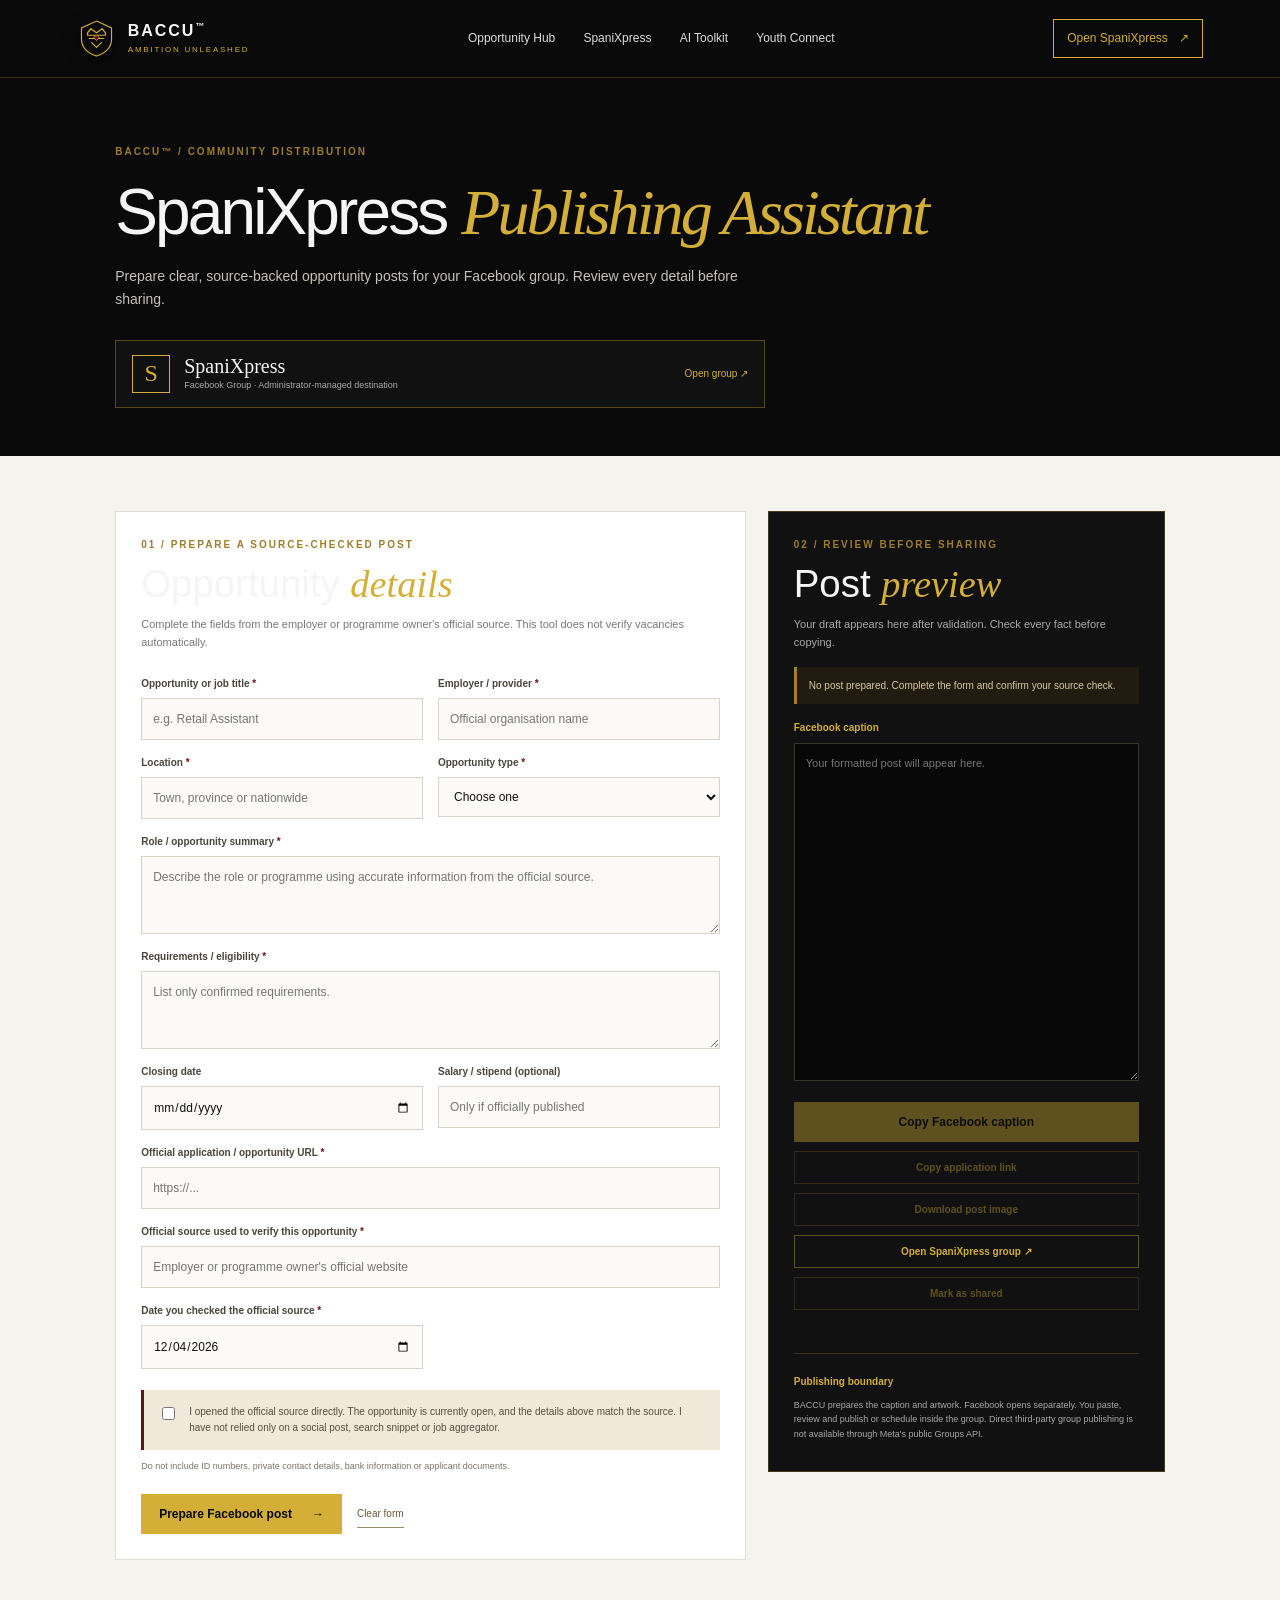
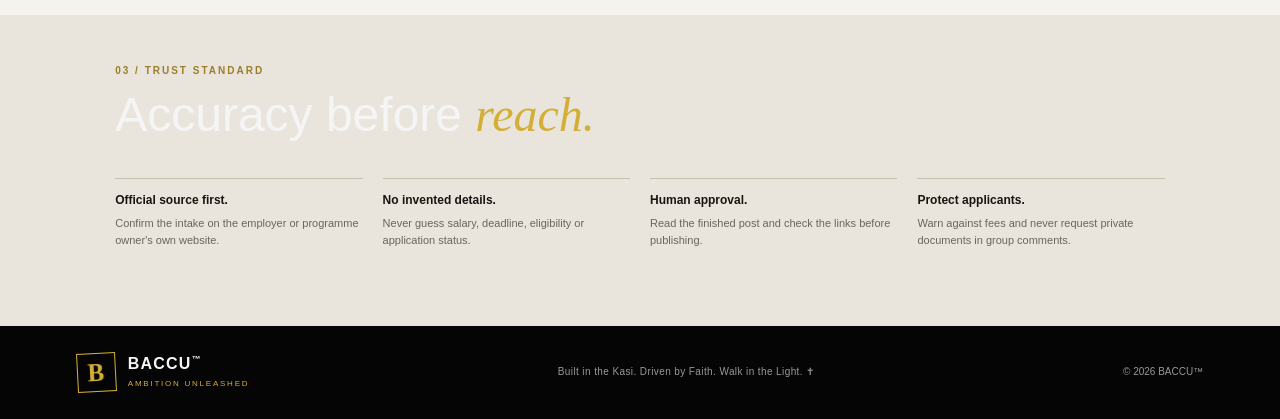
<file: spanixpress.html>
<!doctype html>
<html lang="en-ZA">
<head>
  <meta charset="utf-8">
  <meta name="viewport" content="width=device-width,initial-scale=1">
  <meta name="theme-color" content="#0A0A0A">
  <meta name="description" content="Prepare verified South African job and opportunity posts for the SpaniXpress Facebook Group.">
  <link rel="manifest" href="manifest.json">
  <link rel="icon" href="assets/icon.svg" type="image/svg+xml">
  <link rel="stylesheet" href="styles.css">
  <link rel="stylesheet" href="spanixpress.css">
  <title>SpaniXpress Publishing Assistant — BACCU™</title>
</head>
<body>
  <a class="skip-link" href="#main">Skip to content</a>
  <header class="site-header">
    <a class="brand" href="index.html" aria-label="BACCU Ambition Unleashed home">
      <svg class="brand-emblem" viewBox="0 0 48 48" aria-hidden="true" focusable="false">
        <path class="emblem-shield" d="M24 2.5 42.5 11v13.6c0 9.8-7.1 17.2-18.5 21C12.6 41.8 5.5 34.4 5.5 24.6V11L24 2.5Z"/>
        <path class="emblem-crown" d="m13 17 4-5 7 5 7-5 4 5v3H13v-3Z"/>
        <path class="emblem-line" d="M15 24h18M18 29l6 6 6-6"/>
        <path class="emblem-gem" d="m24 19.5 3.5 3.5-3.5 3.5-3.5-3.5 3.5-3.5Z"/>
      </svg>
      <span class="brand-copy"><strong>BACCU<span>™</span></strong><small>AMBITION UNLEASHED</small></span>
    </a>
    <button class="menu-toggle" type="button" aria-expanded="false" aria-controls="primary-nav">Menu</button>
    <nav id="primary-nav" class="nav" aria-label="Main navigation">
      <a href="index.html#opportunities">Opportunity Hub</a>
      <a href="spanixpress.html" aria-current="page">SpaniXpress</a>
      <a href="index.html#toolkit">AI Toolkit</a>
      <a href="index.html#connect">Youth Connect</a>
    </nav>
    <a class="header-cta" href="https://www.facebook.com/share/g/1Q8yaPsWVt/" target="_blank" rel="noopener noreferrer">Open SpaniXpress <span aria-hidden="true">↗</span></a>
  </header>

  <main id="main" class="spanix-page">
    <section class="spanix-hero">
      <p class="eyebrow">BACCU™ / COMMUNITY DISTRIBUTION</p>
      <h1>SpaniXpress <em>Publishing Assistant</em></h1>
      <p>Prepare clear, source-backed opportunity posts for your Facebook group. Review every detail before sharing.</p>
      <div class="spanix-destination">
        <span class="destination-mark" aria-hidden="true">S</span>
        <span><strong>SpaniXpress</strong><small>Facebook Group · Administrator-managed destination</small></span>
        <a href="https://www.facebook.com/share/g/1Q8yaPsWVt/" target="_blank" rel="noopener noreferrer">Open group ↗</a>
      </div>
    </section>

    <section class="spanix-layout" aria-labelledby="builder-title">
      <div class="spanix-form-panel">
        <div class="spanix-heading">
          <p class="eyebrow">01 / PREPARE A SOURCE-CHECKED POST</p>
          <h2 id="builder-title">Opportunity <em>details</em></h2>
          <p>Complete the fields from the employer or programme owner's official source. This tool does not verify vacancies automatically.</p>
        </div>
        <form id="spanix-form">
          <div class="field-grid">
            <div class="field"><label for="job-title">Opportunity or job title <span>*</span></label><input id="job-title" name="title" required maxlength="120" placeholder="e.g. Retail Assistant"></div>
            <div class="field"><label for="employer">Employer / provider <span>*</span></label><input id="employer" name="employer" required maxlength="120" placeholder="Official organisation name"></div>
            <div class="field"><label for="job-location">Location <span>*</span></label><input id="job-location" name="location" required maxlength="120" placeholder="Town, province or nationwide"></div>
            <div class="field"><label for="job-type">Opportunity type <span>*</span></label><select id="job-type" name="type" required><option value="">Choose one</option><option>Permanent job</option><option>Temporary job</option><option>Part-time job</option><option>Internship</option><option>Learnership</option><option>Graduate programme</option><option>Bursary / study support</option><option>Skills programme</option><option>Other opportunity</option></select></div>
            <div class="field field-wide"><label for="job-summary">Role / opportunity summary <span>*</span></label><textarea id="job-summary" name="summary" rows="3" required maxlength="700" placeholder="Describe the role or programme using accurate information from the official source."></textarea></div>
            <div class="field field-wide"><label for="job-eligibility">Requirements / eligibility <span>*</span></label><textarea id="job-eligibility" name="eligibility" rows="3" required maxlength="700" placeholder="List only confirmed requirements."></textarea></div>
            <div class="field"><label for="job-deadline">Closing date</label><input id="job-deadline" name="deadline" type="date"></div>
            <div class="field"><label for="job-pay">Salary / stipend (optional)</label><input id="job-pay" name="pay" maxlength="100" placeholder="Only if officially published"></div>
            <div class="field field-wide"><label for="application-url">Official application / opportunity URL <span>*</span></label><input id="application-url" name="applicationUrl" type="url" required placeholder="https://..."></div>
            <div class="field field-wide"><label for="source-url">Official source used to verify this opportunity <span>*</span></label><input id="source-url" name="sourceUrl" type="url" required placeholder="Employer or programme owner's official website"></div>
            <div class="field"><label for="verified-date">Date you checked the official source <span>*</span></label><input id="verified-date" name="verifiedDate" type="date" required></div>
          </div>
          <label class="verification-check"><input id="verification-confirm" type="checkbox" required><span>I opened the official source directly. The opportunity is currently open, and the details above match the source. I have not relied only on a social post, search snippet or job aggregator.</span></label>
          <p class="form-caution">Do not include ID numbers, private contact details, bank information or applicant documents.</p>
          <div class="form-actions">
            <button class="button button-gold" type="submit">Prepare Facebook post <span aria-hidden="true">→</span></button>
            <button class="clear-button" id="clear-draft" type="button">Clear form</button>
          </div>
        </form>
      </div>

      <aside class="spanix-output" aria-labelledby="preview-title">
        <p class="eyebrow">02 / REVIEW BEFORE SHARING</p>
        <h2 id="preview-title">Post <em>preview</em></h2>
        <p class="preview-note">Your draft appears here after validation. Check every fact before copying.</p>
        <div id="verification-status" class="verification-status" role="status" aria-live="polite">No post prepared. Complete the form and confirm your source check.</div>
        <label for="facebook-caption">Facebook caption</label>
        <textarea id="facebook-caption" rows="19" readonly placeholder="Your formatted post will appear here."></textarea>
        <div class="output-actions">
          <button id="copy-caption" class="button button-gold" type="button" disabled>Copy Facebook caption</button>
          <button id="copy-application" class="output-button" type="button" disabled>Copy application link</button>
          <button id="download-image" class="output-button" type="button" disabled>Download post image</button>
          <a class="output-button output-link" href="https://www.facebook.com/share/g/1Q8yaPsWVt/" target="_blank" rel="noopener noreferrer">Open SpaniXpress group ↗</a>
          <button id="mark-shared" class="output-button" type="button" disabled>Mark as shared</button>
        </div>
        <p id="share-status" class="share-status" aria-live="polite"></p>
        <div class="api-note"><strong>Publishing boundary</strong><p>BACCU prepares the caption and artwork. Facebook opens separately. You paste, review and publish or schedule inside the group. Direct third-party group publishing is not available through Meta's public Groups API.</p></div>
      </aside>
    </section>

    <section class="spanix-rules">
      <p class="eyebrow">03 / TRUST STANDARD</p>
      <h2>Accuracy before <em>reach.</em></h2>
      <div class="rules-grid">
        <p><strong>Official source first.</strong> Confirm the intake on the employer or programme owner's own website.</p>
        <p><strong>No invented details.</strong> Never guess salary, deadline, eligibility or application status.</p>
        <p><strong>Human approval.</strong> Read the finished post and check the links before publishing.</p>
        <p><strong>Protect applicants.</strong> Warn against fees and never request private documents in group comments.</p>
      </div>
    </section>
  </main>

  <footer class="footer">
    <a class="brand" href="index.html"><span class="brand-mark" aria-hidden="true">B</span><span class="brand-copy"><strong>BACCU<span>™</span></strong><small>AMBITION UNLEASHED</small></span></a>
    <p>Built in the Kasi. Driven by Faith. Walk in the Light. ✝</p>
    <span>© <span id="year"></span> BACCU™</span>
  </footer>
  <div id="toast" class="toast" role="status" aria-live="polite"></div>
  <script src="app.js" defer></script>
  <script src="spanixpress.js" defer></script>
</body>
</html>
</file>
<file: styles.css>
:root{--black:#0A0A0A;--gold:#D4AF37;--white:#F5F5F5;--muted:#aaa69c;--crimson:#6B0F1A;--line:rgba(212,175,55,.22);--serif:Georgia,'Times New Roman',serif;--sans:Arial,Helvetica,sans-serif}*{box-sizing:border-box}html{scroll-behavior:smooth;scroll-padding-top:92px}body{margin:0;background:#f5f3ee;color:var(--black);font-family:var(--sans);line-height:1.6}a{color:inherit}.skip-link{position:absolute;left:-999px;top:8px;background:var(--gold);color:#111;padding:10px;z-index:99}.skip-link:focus{left:8px}.site-header{min-height:78px;padding:12px 6vw;display:flex;align-items:center;justify-content:space-between;gap:22px;background:var(--black);color:var(--white);border-bottom:1px solid var(--line);position:sticky;top:0;z-index:20}.brand{display:flex;gap:12px;align-items:center;text-decoration:none;letter-spacing:.12em;flex-shrink:0}.brand-mark{width:39px;height:39px;border:1px solid var(--gold);color:var(--gold);display:grid;place-items:center;font:600 25px var(--serif);transform:rotate(-3deg)}.brand-copy strong{display:block;font-size:16px;line-height:1.2}.brand-copy strong span{font-size:9px;vertical-align:top}.brand-copy small{display:block;font-size:8px;letter-spacing:.22em;color:var(--gold);margin-top:4px}.nav{display:flex;gap:clamp(12px,2.2vw,30px)}.nav a,.header-cta{font-size:12px;text-decoration:none;color:#ddd}.nav a:hover,.text-link:hover{color:var(--gold)}.header-cta{border:1px solid var(--gold);padding:9px 13px;color:var(--gold);white-space:nowrap}.header-cta span{margin-left:8px}.menu-toggle{display:none;background:none;border:1px solid var(--gold);color:var(--gold);padding:8px 12px}.hero{min-height:590px;background:var(--black);color:var(--white);padding:78px 9vw 65px;display:grid;grid-template-columns:1.05fr .95fr;align-items:center;gap:5vw;overflow:hidden}.eyebrow{font-size:10px;letter-spacing:.2em;font-weight:700;color:#9c7d2b;margin:0}.hero .eyebrow{color:var(--gold)}.hero .eyebrow span{display:inline-block;width:26px;height:1px;background:var(--gold);vertical-align:middle;margin-right:10px}.hero h1{font-size:clamp(48px,6.3vw,86px);line-height:1.05;letter-spacing:-.055em;margin:25px 0;font-weight:500}.hero h1 em,h2 em{font-family:var(--serif);font-weight:500;color:var(--gold)}.hero-lede{max-width:470px;color:#c5c2ba;font-size:16px}.hero-actions{display:flex;align-items:center;gap:28px;margin-top:32px;flex-wrap:wrap}.button{display:inline-flex;align-items:center;justify-content:center;gap:20px;padding:13px 18px;text-decoration:none;font-size:12px;font-weight:700;border:0;cursor:pointer}.button-gold{background:var(--gold);color:var(--black)}.button-gold:hover{background:#e5c158}.text-link{font-size:12px;text-decoration:none;font-weight:700;color:var(--white)}.text-link span{margin-left:10px;color:var(--gold)}.hero-note{display:flex;align-items:center;gap:13px;color:#999;font-size:10px;letter-spacing:.14em;margin-top:55px}.note-line{width:38px;height:1px;background:var(--crimson)}.hero-art{height:370px;position:relative;display:flex;align-items:center;justify-content:center;background:radial-gradient(ellipse at 55% 60%,#2a2111 0,transparent 55%)}.door{position:absolute;bottom:18px;border:1px solid rgba(212,175,55,.7);width:48%;height:83%;transform:perspective(600px) rotateY(-12deg);box-shadow:0 0 60px #d4af3714}.door-back{width:56%;height:94%;border-color:#6e5928;transform:perspective(600px) rotateY(12deg) translateX(-14px)}.door-front:after{content:"";position:absolute;left:50%;top:0;bottom:0;width:1px;background:var(--line)}.art-caption{position:absolute;bottom:34px;right:0;font-size:9px;letter-spacing:.22em;line-height:1.7;color:var(--gold);text-align:right}.trust-strip{display:flex;justify-content:space-around;gap:20px;padding:17px 5vw;background:#e9e5dc;border-bottom:1px solid #d6d0c4;font-size:9px;letter-spacing:.16em;color:#665a3e;font-weight:700}.section{padding:88px 9vw}.section-dark{background:#111;color:var(--white)}.section-heading{display:flex;justify-content:space-between;align-items:end;gap:40px;margin-bottom:38px}.section-heading h2,.about-section h2{font-size:clamp(38px,4.5vw,60px);line-height:1.08;letter-spacing:-.04em;font-weight:500;margin:12px 0}.section-heading>p{max-width:370px;color:#777;font-size:13px;margin:0}.section-dark .section-heading>p{color:#aaa}.filter-row{display:flex;justify-content:space-between;align-items:center;gap:20px;margin-bottom:24px}.search-box{display:flex;align-items:center;gap:10px;border-bottom:1px solid #aaa;width:min(380px,100%);padding:8px 0}.search-box>span:first-child{font-size:24px;color:#9a7b2e}.search-box input{border:0;background:transparent;outline:0;width:100%;font:inherit;font-size:12px;color:#111}.filter-buttons{display:flex;gap:7px;flex-wrap:wrap}.filter{border:1px solid #d4cec2;background:transparent;padding:8px 13px;font:inherit;font-size:10px;cursor:pointer}.filter.active,.filter:hover{background:var(--black);color:var(--gold);border-color:var(--black)}.card-grid{display:grid;grid-template-columns:repeat(2,minmax(0,1fr));gap:16px}.opportunity-card{background:#fff;padding:24px;border:1px solid #e3ded4;min-height:310px;display:flex;flex-direction:column}.card-top{display:flex;justify-content:space-between;align-items:center}.tag{font-size:8px;letter-spacing:.15em;color:#866a25;border:1px solid #d9c995;padding:5px 7px}.card-arrow{color:#9d7b28}.opportunity-card h3,.tool-card h3,.prompt-builder h3{font:500 23px var(--serif);margin:22px 0 8px}.opportunity-card p,.tool-card p{font-size:12px;color:#777}.opportunity-card dl{margin:12px 0 16px;font-size:10px}.opportunity-card dl div{display:grid;grid-template-columns:72px 1fr;gap:8px;margin:5px 0}.opportunity-card dt{color:#888}.opportunity-card dd{margin:0;font-weight:600}.card-link{font-size:10px;font-weight:700;text-decoration:none;margin-top:auto;padding-top:14px;color:#8b6d25}.card-link:hover{text-decoration:underline}.section-footnote{font-size:10px;color:#89857b;margin-top:20px}.section-dark .section-footnote{color:#aaa}.empty-state{padding:20px;background:#fff;border:1px solid #e3ded4;font-size:13px}.toolkit-layout{display:grid;grid-template-columns:minmax(0,1.5fr) minmax(260px,.8fr);gap:20px;align-items:stretch}.toolkit-grid{display:grid;grid-template-columns:repeat(2,minmax(0,1fr));gap:1px;background:#39342a;border:1px solid #39342a}.tool-card{background:#151515;padding:23px;min-height:230px;display:flex;flex-direction:column}.tool-number{font-size:10px;color:var(--gold);letter-spacing:.16em}.tool-card h3{color:var(--white);font-size:20px}.tool-card p{color:#aaa}.prompt-button{margin-top:auto;align-self:flex-start;border:0;border-bottom:1px solid var(--gold);background:none;color:var(--gold);padding:10px 0 6px;font:600 10px var(--sans);cursor:pointer}.prompt-button span{margin-left:14px}.prompt-builder{background:#191919;border:1px solid var(--line);padding:22px;display:flex;flex-direction:column;gap:9px}.prompt-builder h3{color:#fff;margin:3px 0}.prompt-builder>p:not(.eyebrow){color:#aaa;font-size:11px;margin:0 0 5px}.prompt-builder label{font-size:10px;color:#c7c2b5;font-weight:700}.prompt-builder input,.prompt-builder textarea{width:100%;border:1px solid #39342a;background:#0b0b0b;color:#f5f5f5;padding:10px;font:12px/1.5 var(--sans);border-radius:0;resize:vertical}.prompt-builder input:focus,.prompt-builder textarea:focus{outline:1px solid var(--gold)}.button-full{width:100%;margin:5px 0 7px}.copy-secondary{background:transparent;color:var(--gold);border:1px solid var(--line);padding:9px;font-size:11px;cursor:pointer}.micro-note{font-size:9px!important;color:#8d887b!important;line-height:1.5}.toolkit-note{display:flex;gap:15px;align-items:center;margin-top:22px;border-left:2px solid var(--crimson);padding:10px 18px;color:#aaa;font-size:11px}.toolkit-note>span{color:var(--gold);font-size:20px}.toolkit-note p{margin:0}.toolkit-note strong{color:var(--white)}.resource-list{border-top:1px solid #d8d1c3}.resource{display:grid;grid-template-columns:55px 1fr 30px;align-items:center;gap:20px;padding:21px 8px;border-bottom:1px solid #d8d1c3;text-decoration:none;transition:background .15s}.resource:hover{background:#ebe6dc}.resource-index{font:italic 18px var(--serif);color:#a0802e}.resource strong{display:block;font:500 18px var(--serif)}.resource small{display:block;color:#777;font-size:10px;margin-top:4px}.resource-out{color:#99772b}.safety-note{display:flex;gap:12px;align-items:flex-start;margin-top:22px;padding:15px 17px;background:#f0e8d9;border-left:3px solid var(--crimson);font-size:11px;color:#635a4a}.safety-note strong{color:#6b0f1a;white-space:nowrap}.about-section{background:var(--black);color:var(--white);padding:82px 9vw;display:grid;grid-template-columns:1fr 1fr;gap:8vw;align-items:center}.about-copy{max-width:500px;color:#bbb;font-size:13px}.about-copy p{margin:0 0 17px}.about-copy .text-link{display:inline-block;color:var(--white);margin-top:12px}.disclaimer{padding:32px 9vw;background:#e8e2d6;border-left:4px solid var(--gold)}.disclaimer p:last-child{max-width:950px;font:500 16px/1.6 var(--serif);margin:8px 0 0}.footer{background:#050505;color:#999;padding:27px 6vw;display:flex;align-items:center;justify-content:space-between;gap:20px;font-size:10px}.footer .brand{color:var(--white)}.footer>p{letter-spacing:.04em}.footer-tools{display:flex;align-items:center;gap:16px}.footer-tools button{background:transparent;border:1px solid var(--gold);color:var(--gold);padding:7px 10px;font-size:10px;cursor:pointer}.toast{position:fixed;bottom:20px;left:50%;transform:translate(-50%,20px);opacity:0;background:var(--gold);color:#111;padding:11px 16px;font-size:12px;z-index:50;transition:opacity .2s,transform .2s;pointer-events:none;max-width:90vw;text-align:center}.toast.show{opacity:1;transform:translate(-50%,0)}.sr-only{position:absolute;width:1px;height:1px;padding:0;margin:-1px;overflow:hidden;clip:rect(0,0,0,0);white-space:nowrap;border:0}[hidden]{display:none!important}:focus-visible{outline:2px solid var(--gold);outline-offset:3px}@media(max-width:950px){.site-header{padding-left:4vw;padding-right:4vw}.nav{gap:13px}.hero{padding-left:7vw;padding-right:7vw}.section{padding:72px 7vw}.toolkit-layout{grid-template-columns:1fr}.prompt-builder{max-width:none}}@media(max-width:680px){html{scroll-padding-top:76px}.site-header{min-height:68px;padding:10px 5vw}.header-cta{display:none}.menu-toggle{display:block}.nav{display:none;position:absolute;top:67px;left:0;right:0;padding:18px 6vw 23px;background:#0a0a0a;border-top:1px solid var(--line);flex-direction:column;gap:17px}.nav.open{display:flex}.hero{display:block;padding:60px 7vw 44px;min-height:unset}.hero h1{font-size:clamp(46px,12vw,66px)}.hero-art{height:255px;margin-top:15px}.hero-note{margin-top:35px}.trust-strip{justify-content:flex-start;overflow-x:auto;white-space:nowrap;padding:14px 7vw}.section{padding:58px 7vw}.section-heading{display:block;margin-bottom:27px}.section-heading>p{margin-top:13px}.filter-row{display:block}.filter-buttons{overflow-x:auto;flex-wrap:nowrap;margin-top:15px;padding:3px 0 7px}.filter{white-space:nowrap}.card-grid,.toolkit-grid{grid-template-columns:1fr}.opportunity-card{min-height:280px}.tool-card{min-height:200px}.resource{grid-template-columns:30px 1fr 20px;gap:12px;padding:17px 2px}.resource strong{font-size:16px}.about-section{grid-template-columns:1fr;gap:14px;padding:58px 7vw}.footer{align-items:flex-start;flex-direction:column;padding:25px 7vw;gap:12px}.disclaimer{padding:25px 7vw}.disclaimer p:last-child{font-size:14px}.safety-note{display:block}.safety-note strong{display:block;margin-bottom:5px}}@media(prefers-reduced-motion:reduce){html{scroll-behavior:auto}*,*:before,*:after{transition:none!important}}
/* BACCU QA: Ekurhuleni fallback and mobile installation guidance */
.resource-action{display:block;margin:0 0 18px 83px;padding:10px 12px;border-left:2px solid #6b0f1a;background:#f0e8d9;color:#6b0f1a;font-size:10px;font-weight:700;text-decoration:none;line-height:1.5}.resource-action:hover{text-decoration:underline}.install-help{max-width:360px;font-size:9px;line-height:1.6;color:#aaa;margin:0}.install-help strong{color:#d4af37}@media(max-width:680px){.resource-action{margin-left:42px}.install-help{max-width:100%}}

/* Brand surface and mobile section navigation */
body{background:var(--black);color:var(--white)}
.trust-strip{background:#111;color:#d4af37;border-color:var(--line)}
.section{background:var(--black);color:var(--white)}
.section-dark{background:#111}
.section-heading>p,.section-footnote{color:#b8b5ad}
.search-box{border-color:var(--line)}
.search-box input{color:var(--white)}
.filter{border-color:var(--line);color:var(--white)}
.filter.active,.filter:hover{background:var(--gold);color:var(--black);border-color:var(--gold)}
.opportunity-card{background:#111;color:var(--white);border-color:var(--line)}
.opportunity-card p,.opportunity-card dt{color:#b8b5ad}
.opportunity-card dd{color:var(--white)}
.tag{color:var(--gold);border-color:var(--line)}
.empty-state{background:#111;color:var(--white);border-color:var(--line)}
.resource-list,.resource{border-color:var(--line)}
.resource:hover{background:#17130a}
.resource small{color:#b8b5ad}
.safety-note{background:#1b1413;color:#ddd;border-color:var(--crimson)}
.disclaimer{background:#111;color:var(--white);border-color:var(--gold)}
.disclaimer .eyebrow{color:var(--gold)}
.resource-action{background:#1b1413;color:#e8a4aa;border-color:var(--crimson)}
@media(max-width:680px){
  html{scroll-padding-top:78px;scroll-padding-bottom:76px}
  body{padding-bottom:calc(68px + env(safe-area-inset-bottom))}
  .site-header{position:sticky;top:0}
  .nav,.nav.open{position:fixed;top:auto;left:0;right:0;bottom:0;z-index:40;display:grid;grid-template-columns:repeat(4,minmax(0,1fr));gap:0;padding:7px 5px calc(7px + env(safe-area-inset-bottom));background:#0a0a0a;border-top:1px solid var(--gold);}
  .nav a{min-height:48px;display:flex;align-items:center;justify-content:center;text-align:center;padding:5px 2px;color:var(--white);font-size:10px;line-height:1.2}
  .nav a:hover,.nav a:focus-visible{color:var(--gold)}
  .menu-toggle{display:none}
  .toast{bottom:calc(80px + env(safe-area-inset-bottom))}
}

.footer-about{max-width:430px;line-height:1.55}
.footer-about>strong{display:block;color:var(--gold);font-size:11px;letter-spacing:.08em}
.footer-about p{margin:5px 0 0}
.footer-about .footer-disclaimer{color:#c7c2b5}
@media(max-width:680px){.footer-about{max-width:100%}}

.install-banner{position:fixed;right:20px;bottom:20px;z-index:35;display:flex;align-items:center;gap:14px;width:min(480px,calc(100vw - 40px));padding:14px 14px 14px 17px;background:#111;color:var(--white);border:1px solid var(--gold);box-shadow:0 12px 40px #0009}
.install-banner[hidden]{display:none}
.install-banner-copy{flex:1;min-width:0}
.install-banner-copy strong{display:block;color:var(--gold);font-size:12px}
.install-banner-copy p{margin:3px 0 0;color:#c7c2b5;font-size:10px;line-height:1.4}
.install-action{flex-shrink:0;padding:9px 12px;background:var(--gold);border:1px solid var(--gold);color:var(--black);font:700 10px var(--sans);cursor:pointer}
.install-dismiss{align-self:flex-start;flex-shrink:0;width:25px;height:25px;padding:0;background:none;border:1px solid var(--line);color:var(--white);font-size:18px;line-height:1;cursor:pointer}
.install-action:hover{background:#e5c158}
@media(max-width:680px){.install-banner{left:10px;right:10px;bottom:calc(78px + env(safe-area-inset-bottom));width:auto;gap:9px;padding:12px}.install-banner-copy p{max-width:250px}}

/* Inline BACCU emblem, navigational marks and geometric dividers */
.brand-emblem{display:block;width:39px;height:39px;flex:0 0 39px;filter:drop-shadow(0 3px 8px #0008)}
.emblem-shield{fill:#0a0a0a;stroke:#d4af37;stroke-width:1.4}
.emblem-crown,.emblem-line{fill:none;stroke:#d4af37;stroke-width:1.5;stroke-linecap:round;stroke-linejoin:round}
.emblem-gem{fill:#6b0f1a;stroke:#d4af37;stroke-width:1}
.pattern-divider{display:block;width:100%;height:28px;background:#0a0a0a}
.nav a{display:inline-flex;align-items:center;gap:7px}
.nav-icon{width:17px;height:17px;flex:0 0 17px;fill:none;stroke:#d4af37;stroke-width:1.6;stroke-linecap:round;stroke-linejoin:round}
.category-marker{display:inline-flex;align-items:center;gap:5px;flex:0 0 auto;color:#d4af37;font-size:8px;font-weight:700;letter-spacing:.12em;text-transform:uppercase}
.category-marker svg{width:15px;height:15px;fill:none;stroke:currentColor;stroke-width:1.6;stroke-linecap:round;stroke-linejoin:round}
.opportunity-card .card-top{gap:8px}
@media(max-width:680px){
  .nav a{flex-direction:column;gap:2px;font-size:9px}
  .nav-icon{width:18px;height:18px;flex-basis:18px}
  .pattern-divider{height:22px}
}

/* Data-driven Opportunity Hub */
.status-badge{display:inline-flex;align-items:center;max-width:66%;padding:5px 8px;border:1px solid var(--line);color:#d8d2c3;background:#151515;font-size:8px;font-weight:700;line-height:1.35;letter-spacing:.04em}
.status-badge.is-open{color:#f5f5f5;border-color:#6b0f1a;background:#6b0f1a}
.status-badge.is-guidance{color:#d4af37}
.opportunity-card dl div{grid-template-columns:minmax(112px,128px) minmax(0,1fr)}
.opportunity-card dd{overflow-wrap:anywhere}
.opportunity-actions{display:flex;align-items:center;justify-content:space-between;gap:12px;margin-top:auto;padding-top:18px}
.card-source{font-size:10px;font-weight:700;color:#d4af37;text-decoration:none;white-space:nowrap}
.card-source:hover{text-decoration:underline}
.opportunity-apply{font-size:10px;padding:10px 12px;white-space:nowrap}
#opportunity-loading{color:#c7c2b5;background:#111;border-color:var(--line)}
@media(max-width:680px){
  .status-badge{max-width:70%;font-size:7px}
  .opportunity-card dl div{grid-template-columns:100px minmax(0,1fr)}
  .opportunity-actions{align-items:stretch;flex-direction:column}
  .opportunity-apply{width:100%}
}

/* Daily Wisdom toolkit cards */
.tool-card{min-height:310px}
.tool-card .wisdom-note{margin:3px 0 7px;padding-left:11px;border-left:2px solid var(--crimson);color:#f5f5f5;font:italic 13px/1.5 var(--serif)}
.tool-recommendation{display:flex;align-items:center;flex-wrap:wrap;gap:5px 8px;margin:8px 0 12px!important;color:#d4d0c6!important;font-size:10px!important}
.tool-recommendation>span{color:var(--gold);font-weight:700}
.tool-recommendation a{color:var(--gold);font-weight:700;text-decoration:underline;text-underline-offset:2px}
.tool-recommendation small{flex-basis:100%;color:#999;font-size:9px}
.prompt-button.copied{color:var(--white);border-color:var(--gold)}
@media(max-width:680px){.tool-card{min-height:280px}}


.hero-cover-art{display:block;width:220px;height:220px;object-fit:contain;object-position:center;margin:0 auto 18px;filter:drop-shadow(0 6px 22px #d4af3720)}
</file>
<file: concierge.css>
.concierge-page{background:#f5f3ee}.concierge-hero{padding:62px 9vw 46px;background:radial-gradient(ellipse at 80% 20%,#382b14 0,transparent 42%),#0a0a0a;color:#f5f5f5}.concierge-kicker{font-size:11px;letter-spacing:.35em;color:#d4af37;margin:24px 0 4px}.concierge-hero h1{font:500 clamp(42px,6vw,70px)/1.05 Georgia,serif;margin:8px 0 14px}.concierge-hero h1 em,.concierge-heading h2 em,.verify-copy h2 em,.concierge-next h2 em{color:#d4af37;font-weight:500}.concierge-hero>p:not(.eyebrow):not(.concierge-kicker){color:#c5c2ba;font-size:14px}.concierge-promise{display:flex;flex-wrap:wrap;gap:9px;margin-top:27px}.concierge-promise span{border:1px solid rgba(212,175,55,.35);padding:7px 10px;color:#d4af37;font-size:9px;letter-spacing:.12em}.concierge-section{padding:64px 9vw}.concierge-heading{display:flex;justify-content:space-between;align-items:end;gap:35px;margin-bottom:25px}.concierge-heading h2,.verify-copy h2,.concierge-next h2{font:500 clamp(32px,4vw,48px)/1.1 Georgia,serif;margin:10px 0}.concierge-heading>p{max-width:380px;font-size:12px;color:#777}.concierge-search{display:flex;align-items:center;gap:10px;max-width:540px;border-bottom:1px solid #aaa;padding:8px 0}.concierge-search>span:first-child{font-size:23px;color:#9a7b2e}.concierge-search input{width:100%;border:0;background:transparent;padding:8px 0;font:13px Arial,sans-serif}.concierge-filters{display:flex;gap:8px;overflow-x:auto;margin:18px 0 22px;padding:2px 0 8px}.source-filter{flex:0 0 auto;border:1px solid #d4cec2;background:transparent;padding:9px 13px;font:10px Arial,sans-serif;cursor:pointer}.source-filter.active,.source-filter:hover{background:#0a0a0a;color:#d4af37;border-color:#0a0a0a}.source-grid{display:grid;grid-template-columns:repeat(2,minmax(0,1fr));gap:13px}.source-card{padding:22px;background:#fff;border:1px solid #e3ded4;display:flex;flex-direction:column;min-height:245px}.source-type{font-size:8px;letter-spacing:.16em;color:#876a25;font-weight:700}.source-card h3{font:500 21px Georgia,serif;margin:17px 0 8px}.source-card p{font-size:11px;color:#777;margin:0 0 16px}.source-meta{display:flex;gap:8px;flex-wrap:wrap;margin-top:auto;margin-bottom:14px}.source-meta span{font-size:8px;padding:5px 7px;background:#f0e8d9;color:#6b0f1a}.source-card>a{font-size:10px;font-weight:700;color:#8b6d25;text-decoration:none;border-top:1px solid #e3ded4;padding-top:13px}.source-card>a:hover{text-decoration:underline}.source-empty{padding:16px;background:#fff;font-size:12px}.source-disclaimer{font-size:10px;line-height:1.6;color:#777;margin:22px 0 0}.verify-section{display:grid;grid-template-columns:.8fr 1.2fr;gap:7vw;padding:55px 9vw;background:#111;color:#f5f5f5}.verify-copy>p:last-child{color:#aaa;font-size:12px}.verify-list{margin:0;padding-left:24px}.verify-list li{padding:0 0 17px 8px;color:#d4af37}.verify-list strong,.verify-list span{display:block}.verify-list strong{color:#f5f5f5;font:500 17px Georgia,serif}.verify-list span{color:#aaa;font-size:10px;margin-top:4px}.concierge-next{display:flex;justify-content:space-between;align-items:center;gap:25px;padding:54px 9vw;background:#e9e5dc}.concierge-next>div{max-width:650px}.concierge-next p:not(.eyebrow){font-size:12px;color:#777}.concierge-next .button{white-space:nowrap}.concierge-next h2{margin:9px 0}@media(max-width:760px){.concierge-hero{padding:48px 7vw 36px}.concierge-section{padding:46px 6vw}.concierge-heading{display:block}.concierge-heading>p{margin-top:12px}.source-grid{grid-template-columns:1fr}.verify-section{grid-template-columns:1fr;gap:20px;padding:43px 7vw}.concierge-next{display:block;padding:42px 7vw}.concierge-next .button{margin-top:14px}}
.concierge-search input:focus-visible{outline:2px solid #8b6d25;outline-offset:4px;border-radius:2px}
</file>
<file: spanixpress.css>
.spanix-page{background:#f5f3ee}.spanix-hero{background:#0a0a0a;color:#f5f5f5;padding:66px 9vw 48px}.spanix-hero h1{font-size:clamp(42px,5vw,68px);font-weight:500;line-height:1.08;letter-spacing:-.045em;max-width:850px;margin:18px 0}.spanix-hero h1 em,.spanix-heading h2 em,.spanix-output h2 em,.spanix-rules h2 em{font-family:Georgia,'Times New Roman',serif;color:#d4af37;font-weight:500}.spanix-hero>p:not(.eyebrow){max-width:650px;color:#c5c2ba;font-size:14px}.spanix-destination{display:flex;align-items:center;gap:14px;max-width:650px;margin-top:30px;padding:14px 16px;border:1px solid rgba(212,175,55,.35);background:#111}.destination-mark{width:38px;height:38px;border:1px solid #d4af37;color:#d4af37;display:grid;place-items:center;font:24px Georgia,serif}.spanix-destination>span:nth-child(2){flex:1}.spanix-destination strong,.spanix-destination small{display:block}.spanix-destination strong{font:20px Georgia,serif;color:#f5f5f5}.spanix-destination small{font-size:9px;color:#aaa}.spanix-destination a{font-size:10px;color:#d4af37;text-decoration:none}.spanix-layout{display:grid;grid-template-columns:minmax(0,1.35fr) minmax(300px,.85fr);gap:22px;padding:55px 9vw;align-items:start}.spanix-form-panel,.spanix-output{background:#fff;border:1px solid #e3ded4;padding:25px}.spanix-heading h2,.spanix-output h2,.spanix-rules h2{font-size:clamp(30px,3vw,42px);font-weight:500;line-height:1.1;margin:10px 0}.spanix-heading>p:last-child,.preview-note{font-size:11px;color:#777}.field-grid{display:grid;grid-template-columns:repeat(2,minmax(0,1fr));gap:15px;margin-top:25px}.field{display:flex;flex-direction:column;gap:6px}.field-wide{grid-column:1/-1}.field label,.spanix-output>label{font-size:10px;font-weight:700;color:#49443b}.field label span{color:#6b0f1a}.field input,.field select,.field textarea,.spanix-output textarea{width:100%;border:1px solid #d9d3c7;background:#fbfaf7;padding:11px;color:#111;font:12px/1.5 Arial, sans-serif;border-radius:0}.field input:focus,.field select:focus,.field textarea:focus,.spanix-output textarea:focus{outline:2px solid #d4af37;outline-offset:1px}.field textarea,.spanix-output textarea{resize:vertical}.verification-check{display:flex;gap:11px;align-items:flex-start;margin:21px 0 8px;padding:14px;background:#f0e8d9;border-left:3px solid #6b0f1a;font-size:10px;line-height:1.6;color:#554d40}.verification-check input{margin-top:3px;accent-color:#6b0f1a}.form-caution{font-size:9px;color:#7a7368}.form-actions{display:flex;align-items:center;gap:15px;flex-wrap:wrap;margin-top:20px}.clear-button{border:0;border-bottom:1px solid #9b8b68;background:transparent;padding:8px 0;color:#675a3d;font-size:10px;cursor:pointer}.spanix-output{position:sticky;top:98px;background:#111;color:#f5f5f5;border-color:rgba(212,175,55,.25)}.spanix-output h2{color:#f5f5f5}.spanix-output .preview-note{color:#aaa}.spanix-output>label{display:block;color:#d4af37;margin:16px 0 7px}.spanix-output textarea{background:#080808;border-color:#39342a;color:#f5f5f5;font-size:11px}.verification-status{padding:11px 12px;background:#211b10;border-left:3px solid #a0802e;color:#d9cba8;font-size:10px;line-height:1.5;margin:16px 0}.verification-status.ready{border-color:#8b9c63;background:#182016;color:#d9e3ce}.output-actions{display:grid;gap:9px;margin-top:14px}.output-actions button,.output-link{width:100%;text-align:center}.output-actions button:disabled{opacity:.4;cursor:not-allowed}.output-button{display:block;border:1px solid rgba(212,175,55,.4);background:transparent;color:#d4af37;padding:10px 12px;font:600 10px Arial,sans-serif;text-decoration:none;cursor:pointer}.output-button:hover:not(:disabled),.output-link:hover{background:#211b10}.share-status{min-height:18px;color:#d4af37;font-size:10px}.api-note{border-top:1px solid rgba(212,175,55,.2);padding-top:13px;margin-top:15px}.api-note strong{font-size:10px;color:#d4af37}.api-note p{font-size:9px;line-height:1.6;color:#aaa;margin:5px 0}.spanix-rules{padding:48px 9vw 65px;background:#e9e5dc}.spanix-rules h2{font-size:clamp(34px,4vw,48px)}.rules-grid{display:grid;grid-template-columns:repeat(4,minmax(0,1fr));gap:20px;margin-top:25px}.rules-grid p{font-size:11px;color:#6b655b;border-top:1px solid #c9bfae;padding-top:12px}.rules-grid strong{display:block;color:#171512;margin-bottom:5px;font-size:12px}@media(max-width:980px){.spanix-layout{grid-template-columns:1fr;padding:42px 7vw}.spanix-output{position:static}.rules-grid{grid-template-columns:repeat(2,minmax(0,1fr))}}@media(max-width:680px){.spanix-hero{padding:48px 7vw 35px}.spanix-destination{flex-wrap:wrap}.spanix-destination a{margin-left:52px}.spanix-layout{padding:28px 5vw}.spanix-form-panel,.spanix-output{padding:18px}.field-grid{grid-template-columns:1fr}.field-wide{grid-column:auto}.spanix-rules{padding:38px 7vw 48px}.rules-grid{grid-template-columns:1fr;gap:8px}.spanix-destination small{font-size:8px}}
</file>
